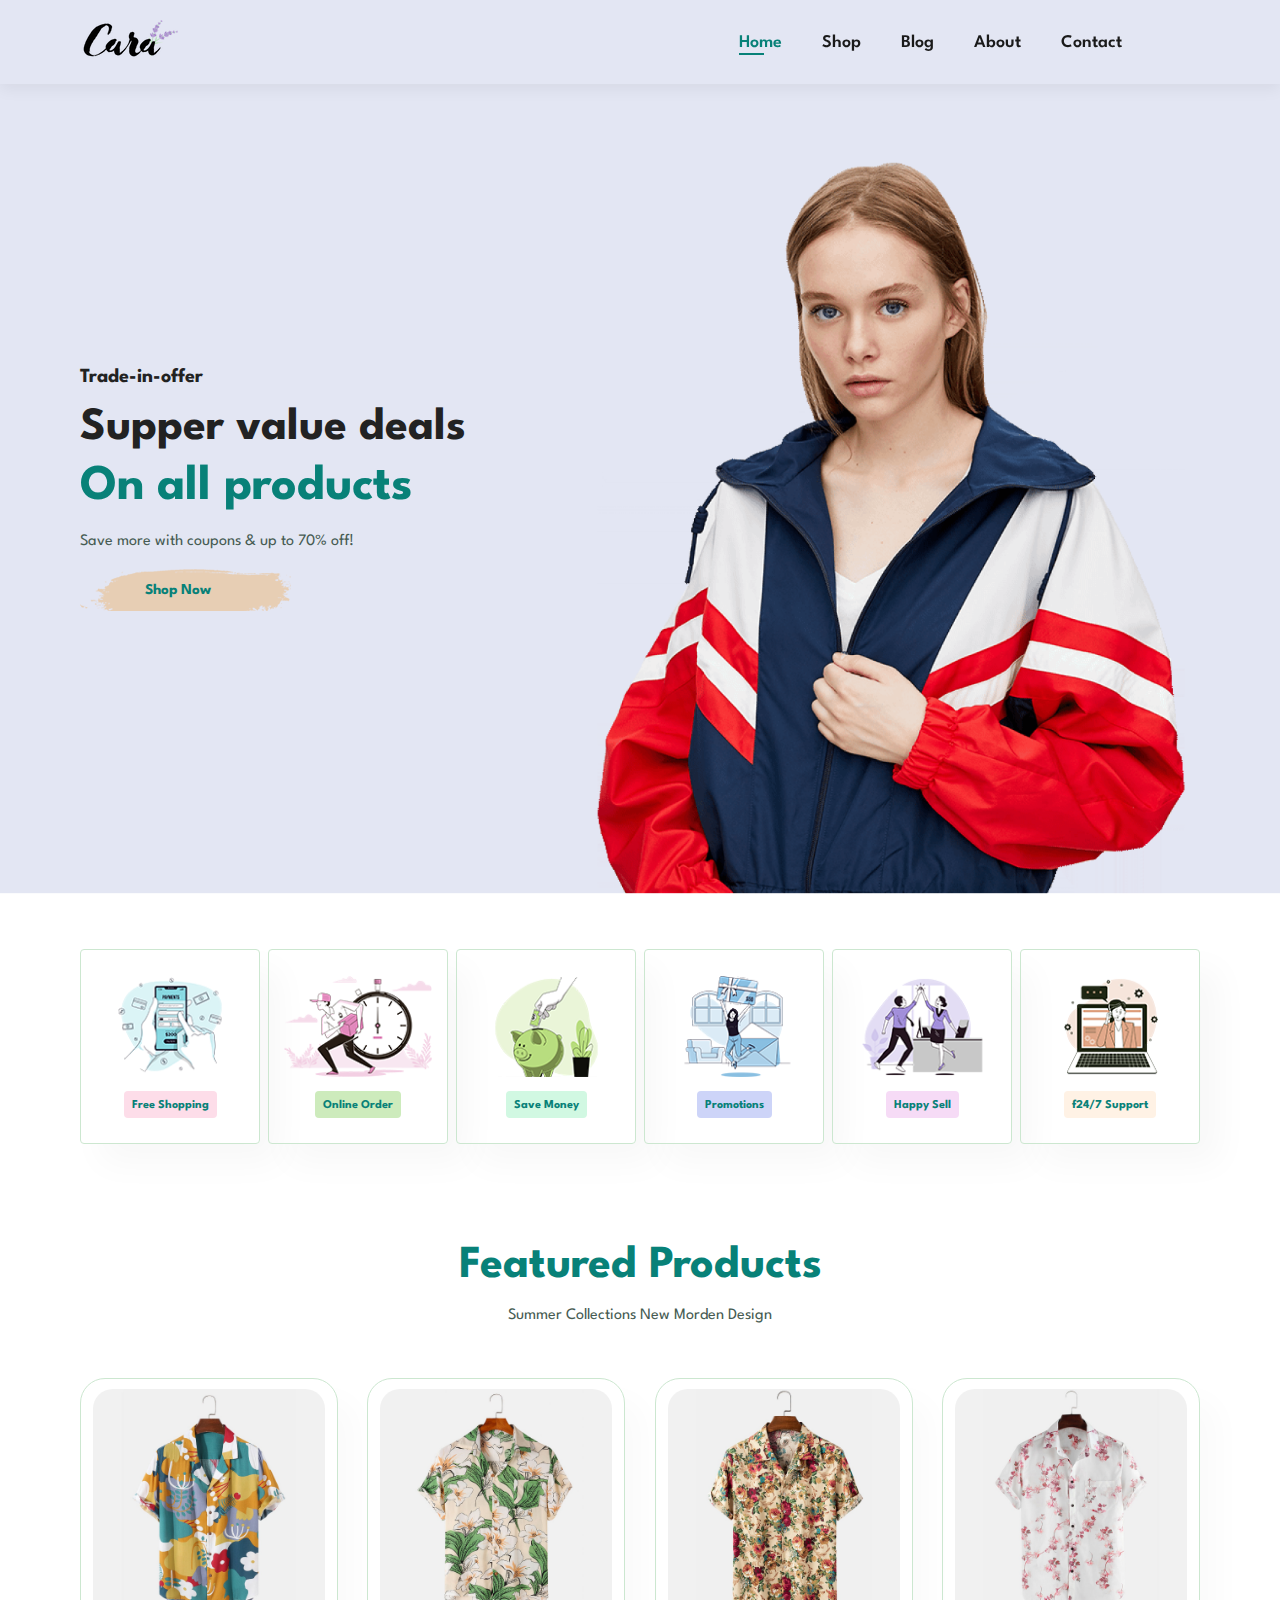
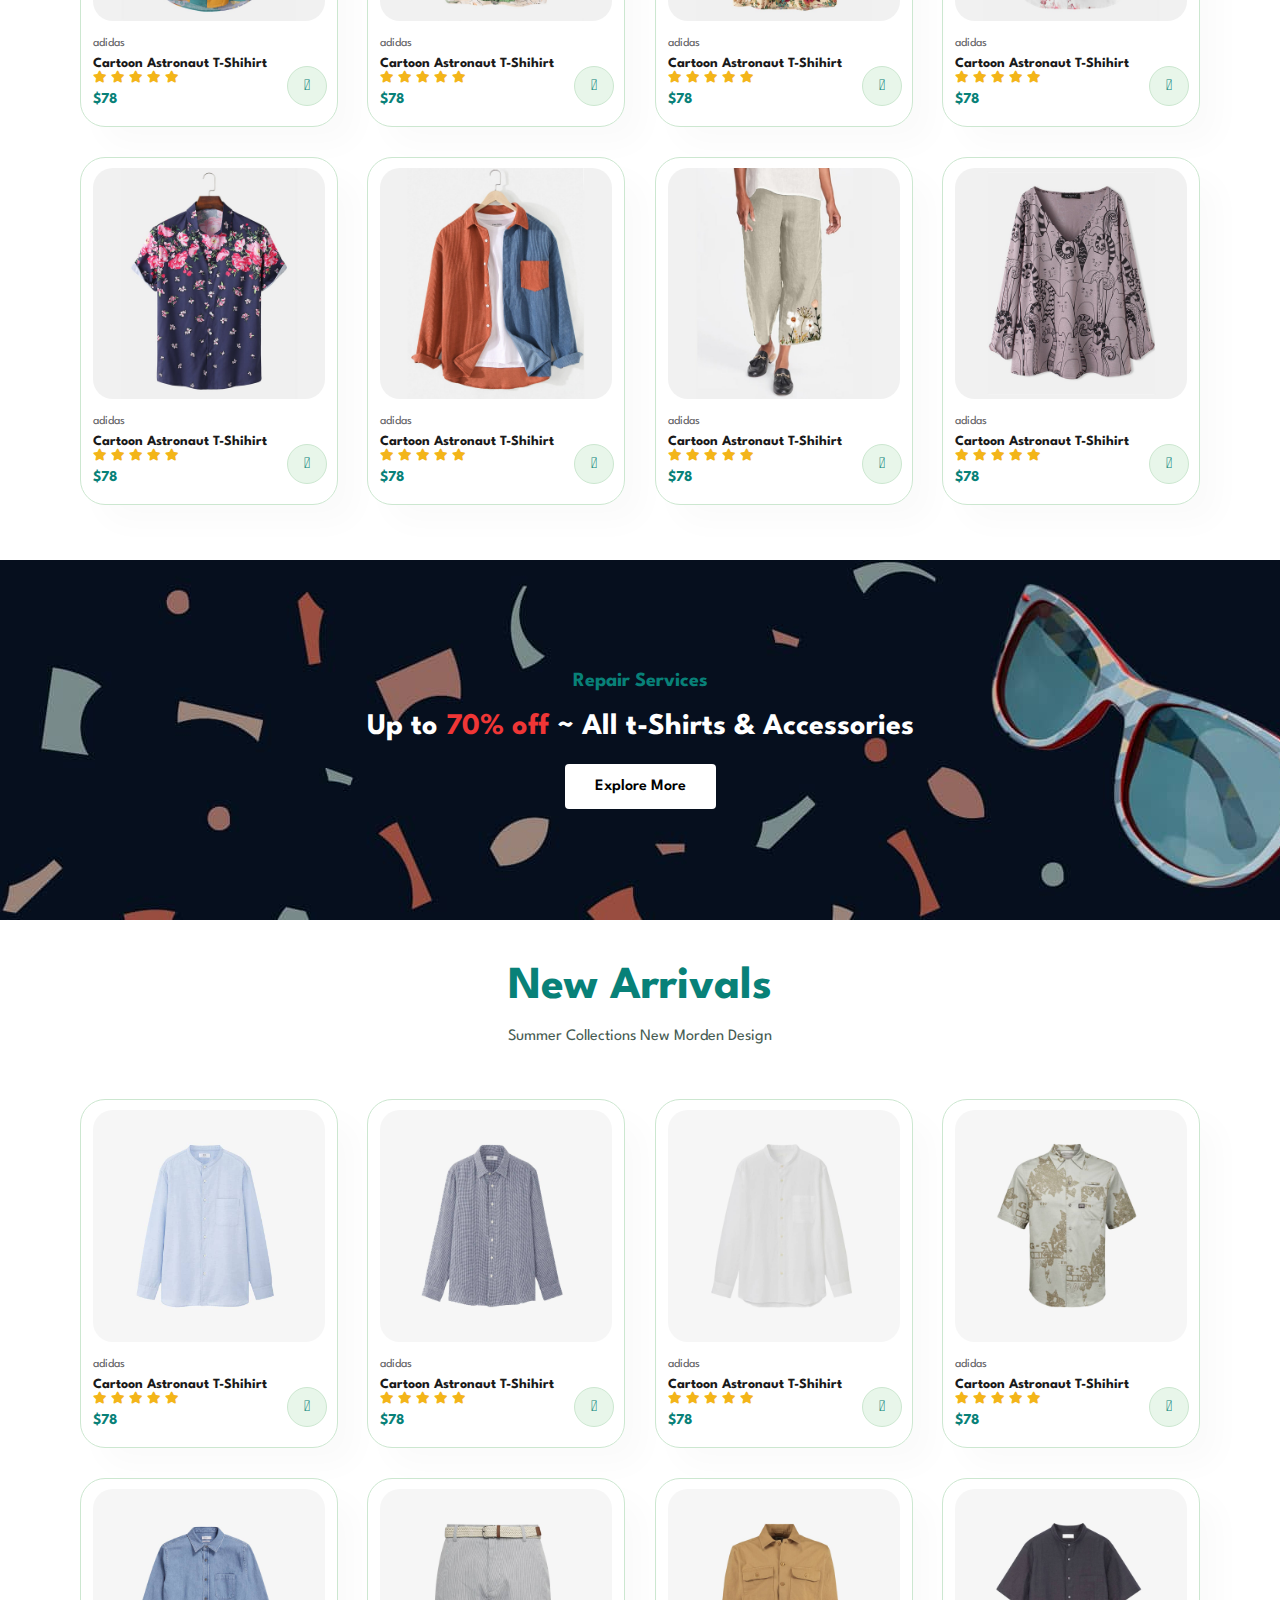
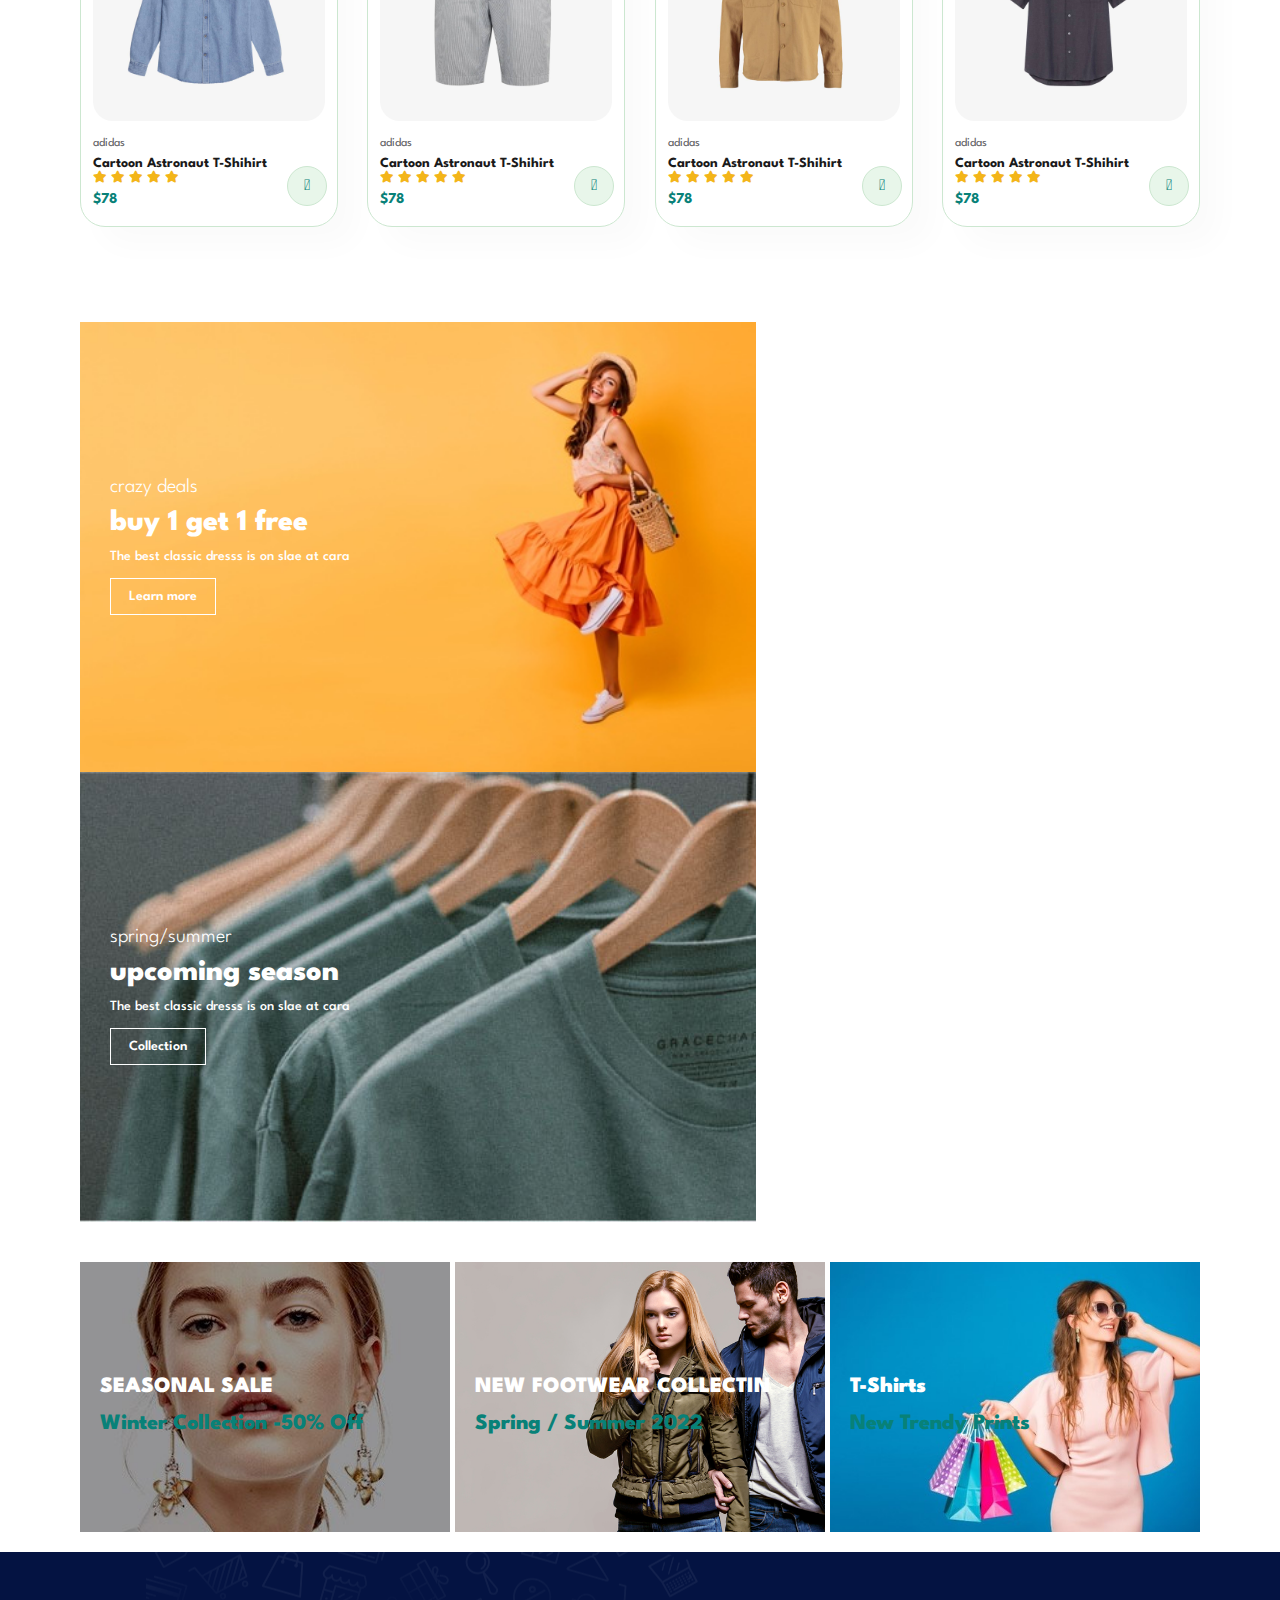
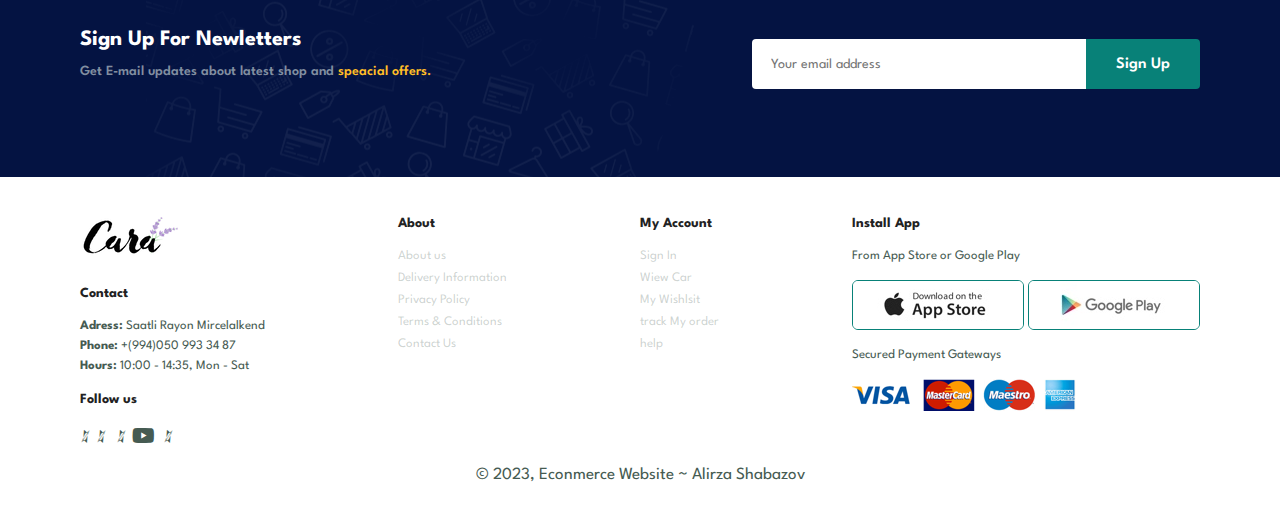
<file: index.html>
<!DOCTYPE html>
<html lang="en">

<head>
    <meta charset="UTF-8">
    <meta http-equiv="X-UA-Compatible" content="IE=edge">
    <meta name="viewport" content="width=device-width, initial-scale=1.0">
    <title>Econmerce Web site </title>
    <link rel="stylesheet" href="style.css">
    <link rel="stylesheet" href="https://cdnjs.cloudflare.com/ajax/libs/font-awesome/6.3.0/css/all.min.css"
        integrity="sha512-SzlrxWUlpfuzQ+pcUCosxcglQRNAq/DZjVsC0lE40xsADsfeQoEypE+enwcOiGjk/bSuGGKHEyjSoQ1zVisanQ=="
        crossorigin="anonymous" referrerpolicy="no-referrer" />

<link rel="stylesheet" href="https://pro.fontawesome.com/releases/v5.10.0/css/all.css" />

</head>

<body>

    <section id="header">
        <a href="#"><img src="img/logo.png" alt="" class="logo"></a>
        <div>
            <ul id="navbar">
                <li><a class="active" href="index.html">Home</a></li>
                <li><a href="shop.html">Shop</a></li>
                <li><a href="blog.html">Blog</a></li>
                <li><a href="about.html">About</a></li>
                <li><a href="contact.html">Contact</a></li>
                <li id="lg-bag"><a href="cart.html"><i class="far fa-shopping-bag"></i></a></li>
                <a href="#" id="close"><i class="far fa-times"></i></a>
            </ul>
        </div>

<div id="mobile">
    <a href="cart.html"><i  class="far fa-shopping-bag"></i></a>
    <i id="bar" class="fas fa-outdent"></i>
</div>

    </section>


    <section id="hero">
        <h4>Trade-in-offer</h4>
        <h2>Supper value deals</h2>
        <h1>On all products</h1>
        <p>Save more with coupons & up to 70% off!</p>
        <button>Shop Now</button>

    </section>

    <section id="feature" class="section-p1">
        <div class="fe-box">
            <img src="img/features/f1.png" alt="">
            <h6>Free Shopping</h6>
        </div>


        <div class="fe-box">
            <img src="img/features/f2.png" alt="">
            <h6>Online Order</h6>
        </div>


        <div class="fe-box">
            <img src="img/features/f3.png" alt="">
            <h6>Save Money</h6>
        </div>

        <div class="fe-box">
            <img src="img/features/f4.png" alt="">
            <h6>Promotions</h6>
        </div>

        <div class="fe-box">
            <img src="img/features/f5.png" alt="">
            <h6>Happy Sell</h6>
        </div>


        <div class="fe-box">
            <img src="img/features/f6.png" alt="">
            <h6>f24/7 Support</h6>
        </div>
    </section>



    <section id="product1" class="section-p1">
        <h2 class="h2">Featured Products</h2>
        <p>Summer Collections New Morden Design </p>
        <div class="pro-container">
            <div class="pro">
                <img src="img/products/f1.jpg" alt="" />
                <div class="des">
                    <span>adidas</span>
                    <h5>Cartoon Astronaut T-Shihirt</h5>
                    <div class="star">
                        <i class="fas fa-star"></i>
                        <i class="fas fa-star"></i>
                        <i class="fas fa-star"></i>
                        <i class="fas fa-star"></i>
                        <i class="fas fa-star"></i>
                    </div>
                    <h4>$78</h4>
                </div>
                <a href="#">
                    <i class="fal fa-shopping-cart cart"></i></a>
            </div>



            <div class="pro">
                <img src="img/products/f2.jpg" alt="" />
                <div class="des">
                    <span>adidas</span>
                    <h5>Cartoon Astronaut T-Shihirt</h5>
                    <div class="star">
                        <i class="fas fa-star"></i>
                        <i class="fas fa-star"></i>
                        <i class="fas fa-star"></i>
                        <i class="fas fa-star"></i>
                        <i class="fas fa-star"></i>
                    </div>
                    <h4>$78</h4>
                </div>
                <a href="#">
                    <i class="fal fa-shopping-cart cart"></i></a>
            </div>


            <div class="pro">
                <img src="img/products/f3.jpg" alt="" />
                <div class="des">
                    <span>adidas</span>
                    <h5>Cartoon Astronaut T-Shihirt</h5>
                    <div class="star">
                        <i class="fas fa-star"></i>
                        <i class="fas fa-star"></i>
                        <i class="fas fa-star"></i>
                        <i class="fas fa-star"></i>
                        <i class="fas fa-star"></i>
                    </div>
                    <h4>$78</h4>
                </div>
                <a href="#">
                    <i class="fal fa-shopping-cart cart"></i></a>
            </div>


            <div class="pro">
                <img src="img/products/f4.jpg" alt="" />
                <div class="des">
                    <span>adidas</span>
                    <h5>Cartoon Astronaut T-Shihirt</h5>
                    <div class="star">
                        <i class="fas fa-star"></i>
                        <i class="fas fa-star"></i>
                        <i class="fas fa-star"></i>
                        <i class="fas fa-star"></i>
                        <i class="fas fa-star"></i>
                    </div>
                    <h4>$78</h4>
                </div>
                <a href="#">
                    <i class="fal fa-shopping-cart cart"></i></a>
            </div>



            <div class="pro">
                <img src="img/products/f5.jpg" alt="" />
                <div class="des">
                    <span>adidas</span>
                    <h5>Cartoon Astronaut T-Shihirt</h5>
                    <div class="star">
                        <i class="fas fa-star"></i>
                        <i class="fas fa-star"></i>
                        <i class="fas fa-star"></i>
                        <i class="fas fa-star"></i>
                        <i class="fas fa-star"></i>
                    </div>
                    <h4>$78</h4>
                </div>
                <a href="#">
                    <i class="fal fa-shopping-cart cart"></i></a>
            </div>



            <div class="pro">
                <img src="img/products/f6.jpg" alt="" />
                <div class="des">
                    <span>adidas</span>
                    <h5>Cartoon Astronaut T-Shihirt</h5>
                    <div class="star">
                        <i class="fas fa-star"></i>
                        <i class="fas fa-star"></i>
                        <i class="fas fa-star"></i>
                        <i class="fas fa-star"></i>
                        <i class="fas fa-star"></i>
                    </div>
                    <h4>$78</h4>
                </div>
                <a href="#">
                    <i class="fal fa-shopping-cart cart"></i></a>
            </div>



            <div class="pro">
                <img src="img/products/f7.jpg" alt="" />
                <div class="des">
                    <span>adidas</span>
                    <h5>Cartoon Astronaut T-Shihirt</h5>
                    <div class="star">
                        <i class="fas fa-star"></i>
                        <i class="fas fa-star"></i>
                        <i class="fas fa-star"></i>
                        <i class="fas fa-star"></i>
                        <i class="fas fa-star"></i>
                    </div>
                    <h4>$78</h4>
                </div>
                <a href="#">
                    <i class="fal fa-shopping-cart cart"></i></a>
            </div>



            <div class="pro">
                <img src="img/products/f8.jpg" alt="" />
                <div class="des">
                    <span>adidas</span>
                    <h5>Cartoon Astronaut T-Shihirt</h5>
                    <div class="star">
                        <i class="fas fa-star"></i>
                        <i class="fas fa-star"></i>
                        <i class="fas fa-star"></i>
                        <i class="fas fa-star"></i>
                        <i class="fas fa-star"></i>
                    </div>
                    <h4>$78</h4>
                </div>
                <a href="#">
                    <i class="fal fa-shopping-cart cart"></i></a>
            </div>

        </div>
    </section>


    <section id="banner" class="section-p1">
        <h4>Repair Services</h4>
        <h2>Up to <span>70% off</span> ~ All t-Shirts & Accessories</h2>
        <button class="normal">Explore More</button>
    </section>


    <section id="product1" class="section-p1">
        <h2 class="h2">New Arrivals</h2>
        <p>Summer Collections New Morden Design </p>
        <div class="pro-container">
            <div class="pro">
                <img src="img/products/n1.jpg" alt="" />
                <div class="des">
                    <span>adidas</span>
                    <h5>Cartoon Astronaut T-Shihirt</h5>
                    <div class="star">
                        <i class="fas fa-star"></i>
                        <i class="fas fa-star"></i>
                        <i class="fas fa-star"></i>
                        <i class="fas fa-star"></i>
                        <i class="fas fa-star"></i>
                    </div>
                    <h4>$78</h4>
                </div>
                <a href="#">
                    <i class="fal fa-shopping-cart cart"></i></a>
            </div>



            <div class="pro">
                <img src="img/products/n2.jpg" alt="" />
                <div class="des">
                    <span>adidas</span>
                    <h5>Cartoon Astronaut T-Shihirt</h5>
                    <div class="star">
                        <i class="fas fa-star"></i>
                        <i class="fas fa-star"></i>
                        <i class="fas fa-star"></i>
                        <i class="fas fa-star"></i>
                        <i class="fas fa-star"></i>
                    </div>
                    <h4>$78</h4>
                </div>
                <a href="#">
                    <i class="fal fa-shopping-cart cart"></i></a>
            </div>


            <div class="pro">
                <img src="img/products/n3.jpg" alt="" />
                <div class="des">
                    <span>adidas</span>
                    <h5>Cartoon Astronaut T-Shihirt</h5>
                    <div class="star">
                        <i class="fas fa-star"></i>
                        <i class="fas fa-star"></i>
                        <i class="fas fa-star"></i>
                        <i class="fas fa-star"></i>
                        <i class="fas fa-star"></i>
                    </div>
                    <h4>$78</h4>
                </div>
                <a href="#">
                    <i class="fal fa-shopping-cart cart"></i></a>
            </div>


            <div class="pro">
                <img src="img/products/n4.jpg" alt="" />
                <div class="des">
                    <span>adidas</span>
                    <h5>Cartoon Astronaut T-Shihirt</h5>
                    <div class="star">
                        <i class="fas fa-star"></i>
                        <i class="fas fa-star"></i>
                        <i class="fas fa-star"></i>
                        <i class="fas fa-star"></i>
                        <i class="fas fa-star"></i>
                    </div>
                    <h4>$78</h4>
                </div>
                <a href="#">
                    <i class="fal fa-shopping-cart cart"></i></a>
            </div>



            <div class="pro">
                <img src="img/products/n5.jpg" alt="" />
                <div class="des">
                    <span>adidas</span>
                    <h5>Cartoon Astronaut T-Shihirt</h5>
                    <div class="star">
                        <i class="fas fa-star"></i>
                        <i class="fas fa-star"></i>
                        <i class="fas fa-star"></i>
                        <i class="fas fa-star"></i>
                        <i class="fas fa-star"></i>
                    </div>
                    <h4>$78</h4>
                </div>
                <a href="#">
                    <i class="fal fa-shopping-cart cart"></i></a>
            </div>



            <div class="pro">
                <img src="img/products/n6.jpg" alt="" />
                <div class="des">
                    <span>adidas</span>
                    <h5>Cartoon Astronaut T-Shihirt</h5>
                    <div class="star">
                        <i class="fas fa-star"></i>
                        <i class="fas fa-star"></i>
                        <i class="fas fa-star"></i>
                        <i class="fas fa-star"></i>
                        <i class="fas fa-star"></i>
                    </div>
                    <h4>$78</h4>
                </div>
                <a href="#">
                    <i class="fal fa-shopping-cart cart"></i></a>
            </div>



            <div class="pro">
                <img src="img/products/n7.jpg" alt="" />
                <div class="des">
                    <span>adidas</span>
                    <h5>Cartoon Astronaut T-Shihirt</h5>
                    <div class="star">
                        <i class="fas fa-star"></i>
                        <i class="fas fa-star"></i>
                        <i class="fas fa-star"></i>
                        <i class="fas fa-star"></i>
                        <i class="fas fa-star"></i>
                    </div>
                    <h4>$78</h4>
                </div>
                <a href="#">
                    <i class="fal fa-shopping-cart cart"></i></a>
            </div>



            <div class="pro">
                <img src="img/products/n8.jpg" alt="" />
                <div class="des">
                    <span>adidas</span>
                    <h5>Cartoon Astronaut T-Shihirt</h5>
                    <div class="star">
                        <i class="fas fa-star"></i>
                        <i class="fas fa-star"></i>
                        <i class="fas fa-star"></i>
                        <i class="fas fa-star"></i>
                        <i class="fas fa-star"></i>
                    </div>
                    <h4>$78</h4>
                </div>
                <a href="#">
                    <i class="fal fa-shopping-cart cart"></i></a>
            </div>

        </div>
    </section>

    <section id="sm-banner" class="section-p1">
        <div class="banner-box">
            <h4>crazy deals</h4>
            <h2>buy 1 get 1 free</h2>
            <span>The best classic dresss is on slae at cara</span>
            <button class="white">Learn more</button>
        </div>


        <div class="banner-box banner-box2">
            <h4>spring/summer</h4>
            <h2>upcoming season</h2>
            <span>The best classic dresss is on slae at cara</span>

            <button class="white">Collection</button>
        </div>
    </section>


    <section id="banner3">
        <div class="banner-box">
            <h2>SEASONAL SALE</h2>
            <h3>Winter Collection -50% Off</h3>
        </div>

        <div class="banner-box banner-box2">
            <h2>NEW FOOTWEAR COLLECTIN</h2>
            <h3>Spring / Summer 2022</h3>
        </div>

        <div class="banner-box banner-box3">
            <h2>T-Shirts</h2>
            <h3>New Trendy Prints</h3>
        </div>
    </section>


    <section id="nevsletter" class="section-p1  " >
        <div class="newstext">
            <h4>Sign Up For Newletters</h4>
            <p>Get E-mail updates about latest shop and <span>speacial offers.</span></p>
        </div>
        <div class="form">
            <input type="text" placeholder="Your email address"></input>
            <button class="normal">Sign Up</button>
        </div>
    </section>

    <footer class="section-p1">
        <div class="col"><img class="logo" src="img/logo.png" alt="">
            <h4>Contact</h4>
            <p><strong>Adress: </strong> Saatli Rayon Mircelalkend </p>
            <p><strong>Phone:</strong> +(994)050 993 34 87</p>
            <p><strong>Hours: </strong>10:00 - 14:35, Mon - Sat</p>
            <div class="follow">
                <h4>Follow us</h4>
                <div class="icon">

                    <i class="fa-brands fa-facebook"></i>
                    <i class="fa-brands fa-twitter"></i>
                    <i class="fa-brands fa-square-instagram"></i>
                    <i class="fa-brands fa-pinterest"></i>
                    <i class="fab fa-youtube"></i>
                    <i class="fa-brands fa-tiktok"></i>

                </div>
            </div>

        </div>



        <div class="col">
            <h4>About</h4>
            <a href="#">About us</a>
            <a href="#">Delivery Information</a>
            <a href="#">Privacy Policy</a>
            <a href="#">Terms & Conditions </a>
            <a href="#">Contact Us</a>
        </div>

        <div class="col">
            <h4>My Account</h4>
            <a href="#">Sign In</a>
            <a href="#">Wiew Car</a>
            <a href="#">My Wishlsit</a>
            <a href="#">track My order </a>
            <a href="#">help</a>
        </div>
        <div class="col install">
            <h4>Install App</h4>
            <p>From App Store or Google Play</p>
            <div class="row">
                <img src="img/pay/app.jpg" alt="">
                <img src="img/pay/play.jpg" alt="">
            </div>
            <p>Secured Payment Gateways</p>
            <img src="img/pay/pay.png" alt="">
        </div>

        <div class="copyright">
            <p style="font-size: 17px;"> © 2023, Econmerce Website ~ Alirza Shabazov </p>
        </div>

    </footer>










    <!--Tekrar gorusmek umudiyle-->

    <script src="script.js"></script>
</body>

</html>
</file>
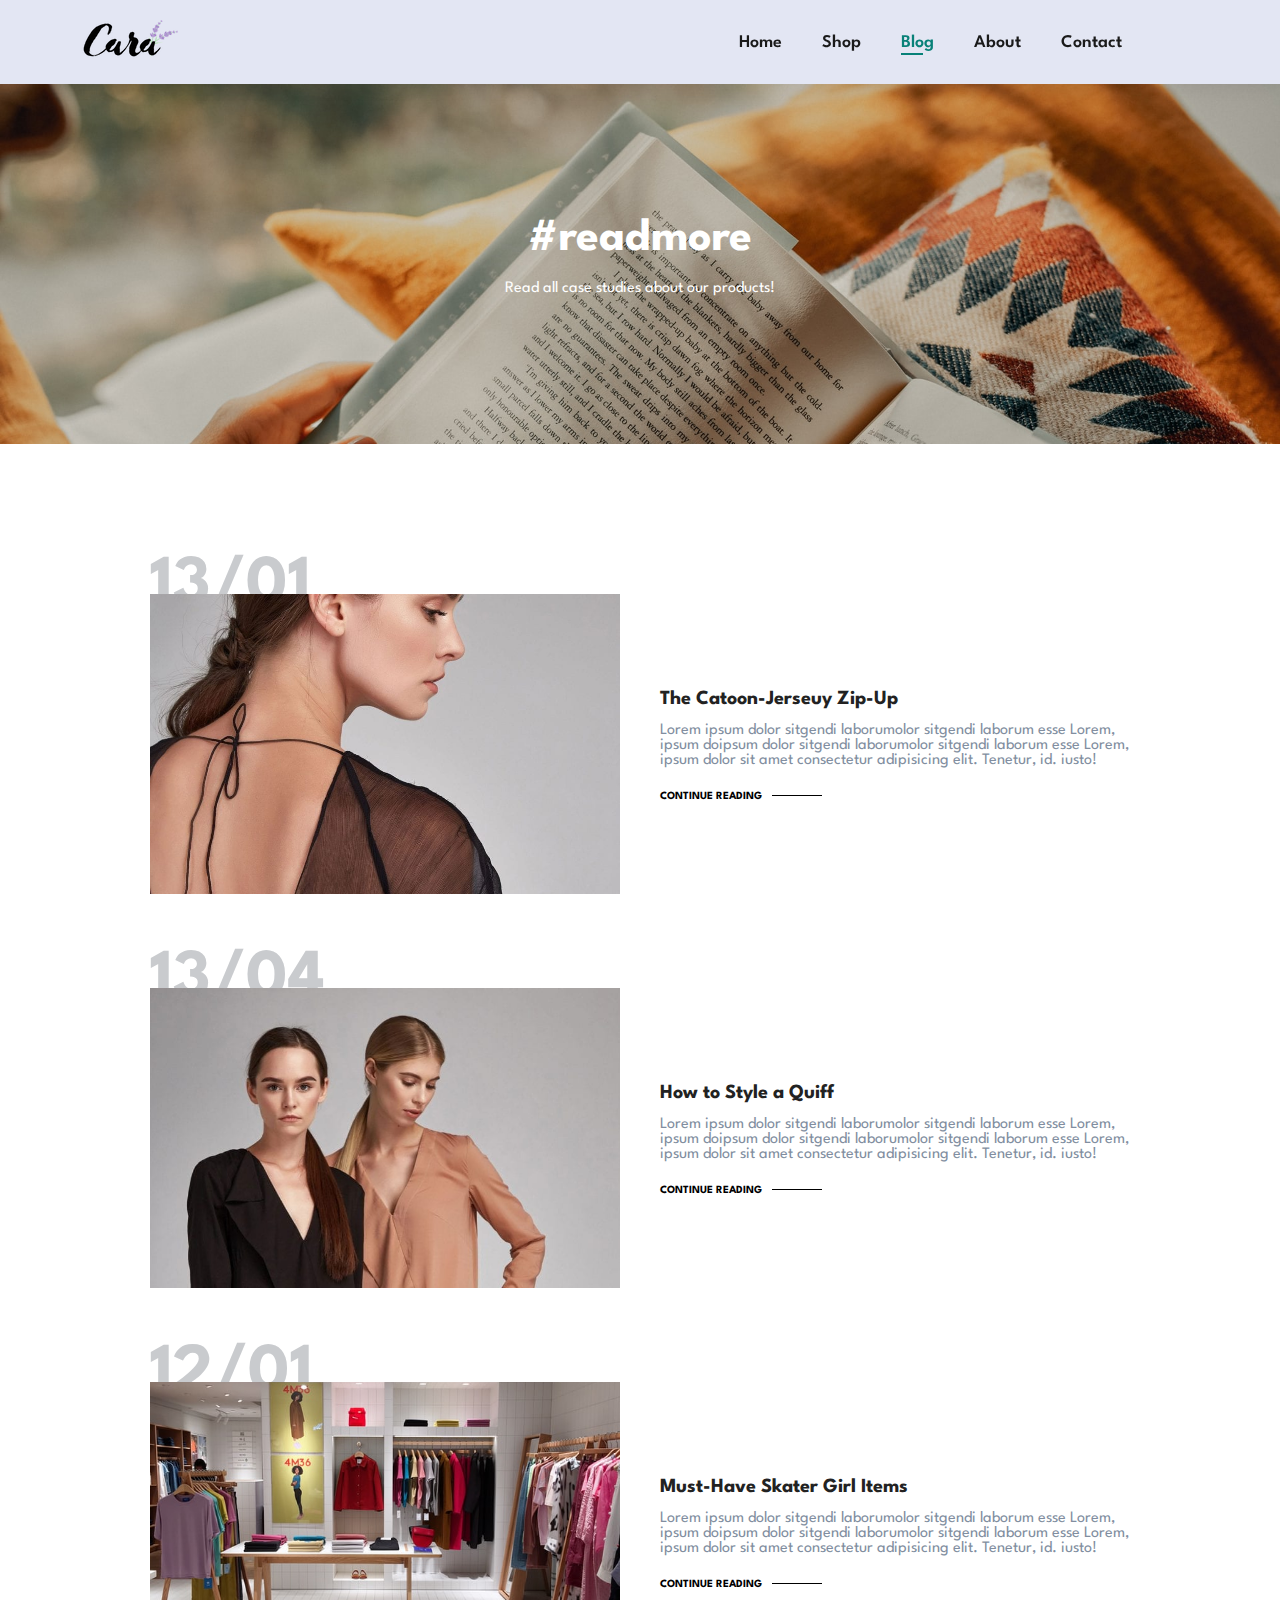
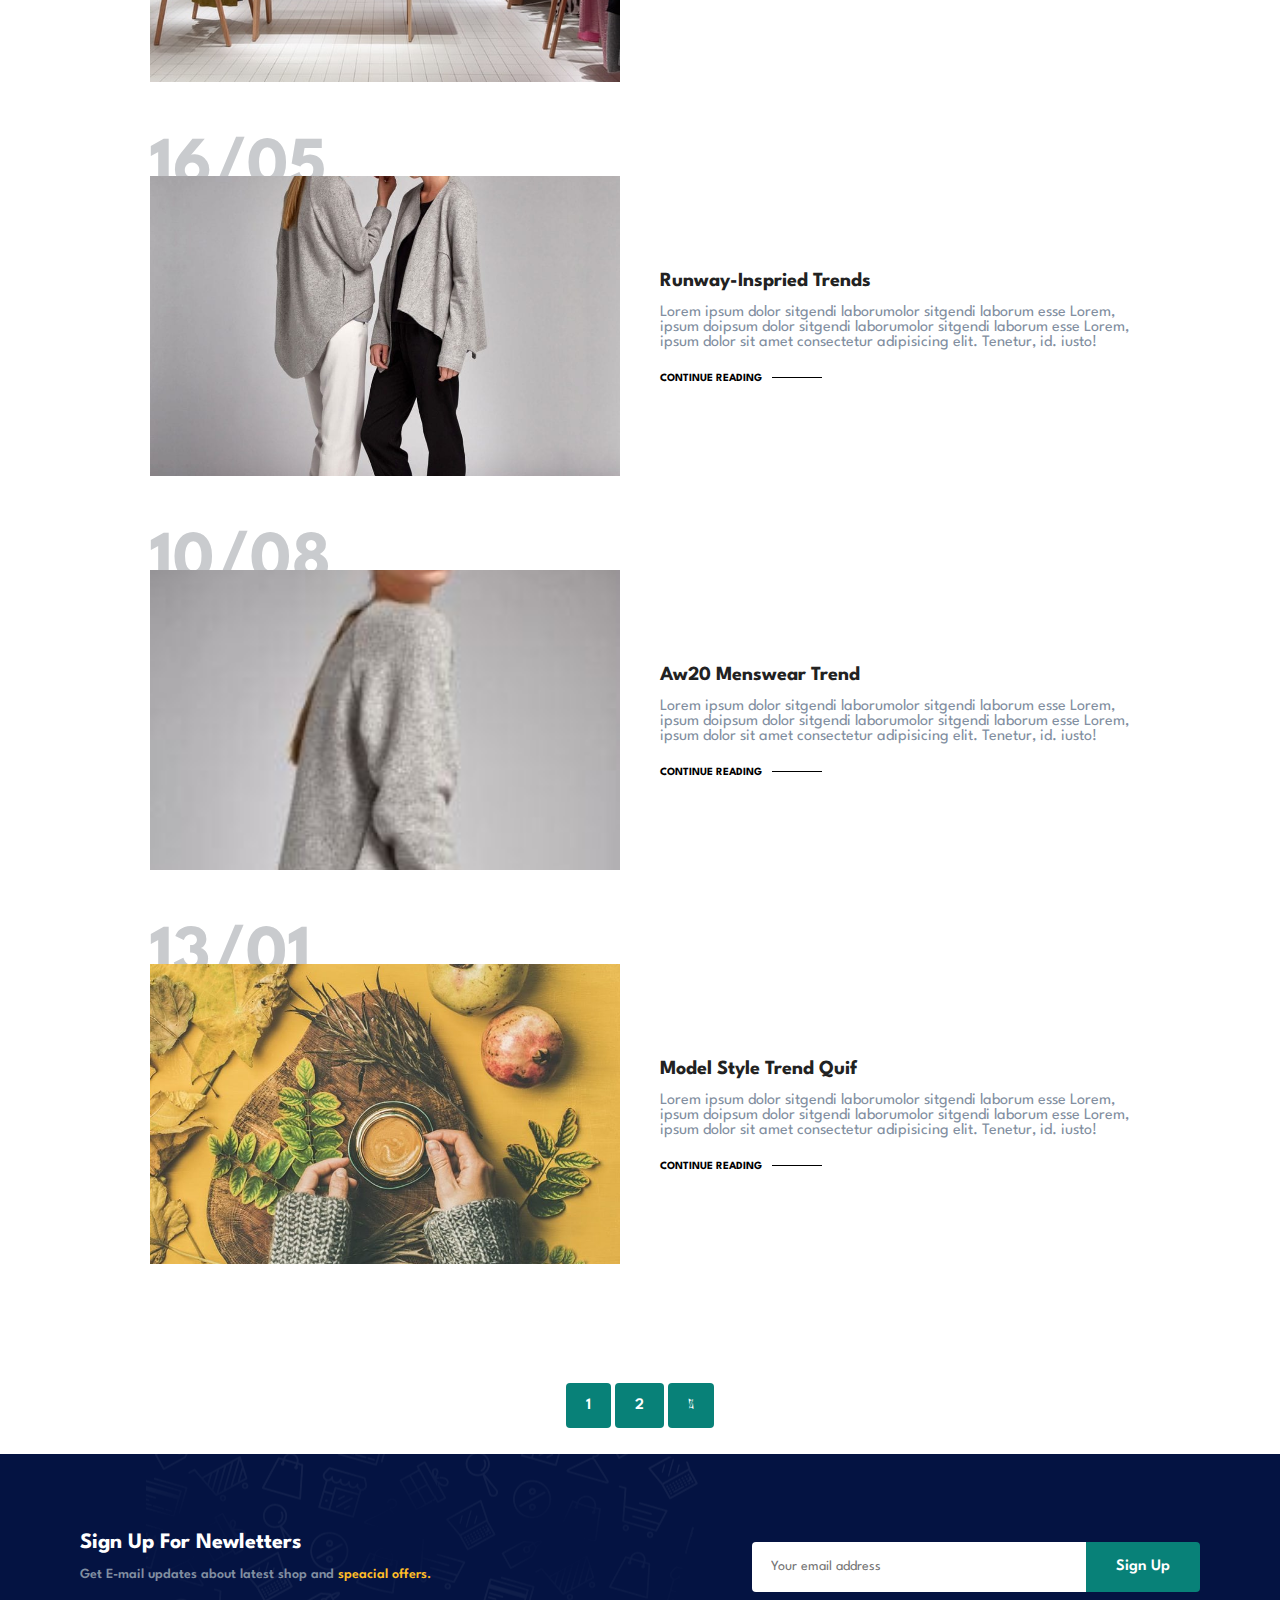
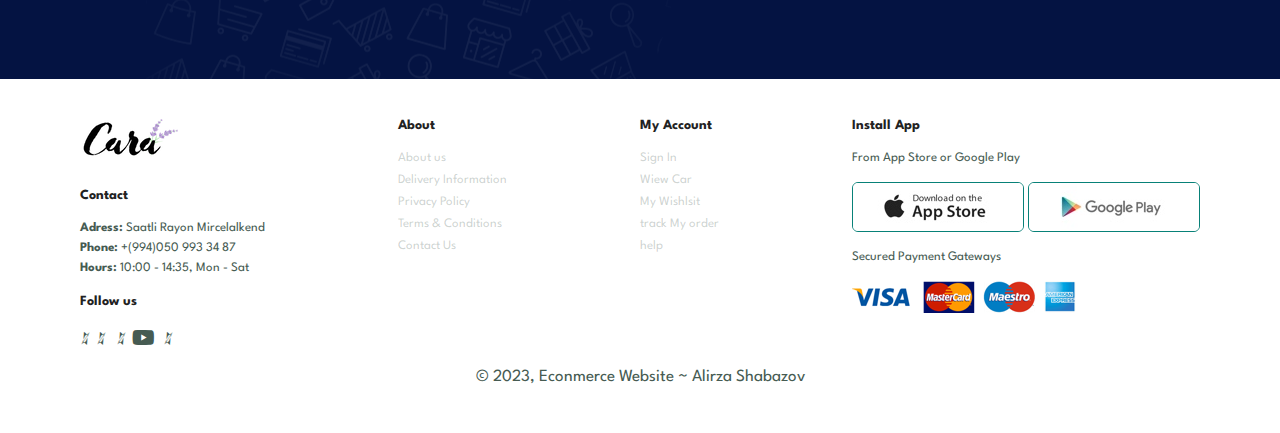
<file: blog.html>
<!DOCTYPE html>
<html lang="en">

<head>
    <meta charset="UTF-8">
    <meta http-equiv="X-UA-Compatible" content="IE=edge">
    <meta name="viewport" content="width=device-width, initial-scale=1.0">
    <title>Econmerce Web site</title>
    <link rel="stylesheet" href="style.css">
    <link rel="stylesheet" href="https://cdnjs.cloudflare.com/ajax/libs/font-awesome/6.3.0/css/all.min.css"
        integrity="sha512-SzlrxWUlpfuzQ+pcUCosxcglQRNAq/DZjVsC0lE40xsADsfeQoEypE+enwcOiGjk/bSuGGKHEyjSoQ1zVisanQ=="
        crossorigin="anonymous" referrerpolicy="no-referrer" />

    <link rel="stylesheet" href="https://pro.fontawesome.com/releases/v5.10.0/css/all.css" />

</head>

<body>

    <section id="header">
        <a href="#"><img src="img/logo.png" alt="" class="logo"></a>
        <div>
            <ul id="navbar">
                <li><a href="index.html">Home</a></li>
                <li><a href="shop.html">Shop</a></li>
                <li><a class="active" href="blog.html">Blog</a></li>
                <li><a href="about.html">About</a></li>
                <li><a href="contact.html">Contact</a></li>
                <li id="lg-bag"><a href="cart.html"><i class="far fa-shopping-bag"></i></a></li>
                <a href="#" id="close"><i class="far fa-times"></i></a>
            </ul>
        </div>

        <div id="mobile">
            <a href="cart.html"><i class="far fa-shopping-bag"></i></a>
            <i id="bar" class="fas fa-outdent"></i>
        </div>

    </section>


    <section id="page-header" class="blog-header">

        <h2>#readmore</h2>

        <p>Read all case studies about our products! </p>

    </section>

    <section id="blog">
        <div class="blog-box">
            <div class="blog-img"><img src="img/blog/b1.jpg" alt=""></div>
            <div class="blog-deatils">
                <h4>The Catoon-Jerseuy Zip-Up </h4>
                <p>Lorem ipsum dolor sitgendi laborumolor sitgendi laborum esse
                Lorem, ipsum doipsum dolor sitgendi laborumolor sitgendi laborum esse
                Lorem, ipsum dolor sit amet consectetur adipisicing elit. Tenetur, id. iusto!</p>
                    <a href="#">CONTINUE READING</a>
            </div>
            <h1>13/01</h1>
        </div>



        <div class="blog-box">
            <div class="blog-img"><img src="img/blog/b2.jpg" alt=""></div>
            <div class="blog-deatils">
                <h4>How to Style a Quiff</h4>
                <p>Lorem ipsum dolor sitgendi laborumolor sitgendi laborum esse
                    Lorem, ipsum doipsum dolor sitgendi laborumolor sitgendi laborum esse
                    Lorem, ipsum dolor sit amet consectetur adipisicing elit. Tenetur, id. iusto!</p>
                <a href="#">CONTINUE READING</a>
            </div>
            <h1>13/04</h1>
        </div>


        <div class="blog-box">
            <div class="blog-img"><img src="img/blog/b3.jpg" alt=""></div>
            <div class="blog-deatils">
                <h4>Must-Have Skater Girl Items </h4>
                <p>Lorem ipsum dolor sitgendi laborumolor sitgendi laborum esse
                    Lorem, ipsum doipsum dolor sitgendi laborumolor sitgendi laborum esse
                    Lorem, ipsum dolor sit amet consectetur adipisicing elit. Tenetur, id. iusto!</p>
                <a href="#">CONTINUE READING</a>
            </div>
            <h1>12/01</h1>
        </div>


        <div class="blog-box">
            <div class="blog-img"><img src="img/blog/b4.jpg" alt=""></div>
            <div class="blog-deatils">
                <h4>Runway-Inspried Trends </h4>
                <p>Lorem ipsum dolor sitgendi laborumolor sitgendi laborum esse
                    Lorem, ipsum doipsum dolor sitgendi laborumolor sitgendi laborum esse
                    Lorem, ipsum dolor sit amet consectetur adipisicing elit. Tenetur, id. iusto!</p>
                <a href="#">CONTINUE READING</a>
            </div>
            <h1>16/05</h1>
        </div>


        <div class="blog-box">
            <div class="blog-img"><img src="img/blog/b5.jpg" alt=""></div>
            <div class="blog-deatils">
                <h4>Aw20 Menswear Trend  </h4>
                <p>Lorem ipsum dolor sitgendi laborumolor sitgendi laborum esse
                    Lorem, ipsum doipsum dolor sitgendi laborumolor sitgendi laborum esse
                    Lorem, ipsum dolor sit amet consectetur adipisicing elit. Tenetur, id. iusto!</p>
                <a href="#">CONTINUE READING</a>
            </div>
            <h1>10/08</h1>
        </div>


        <div class="blog-box">
            <div class="blog-img"><img src="img/blog/b6.jpg" alt=""></div>
            <div class="blog-deatils">
                <h4>Model Style Trend Quif </h4>
                <p>Lorem ipsum dolor sitgendi laborumolor sitgendi laborum esse
                    Lorem, ipsum doipsum dolor sitgendi laborumolor sitgendi laborum esse
                    Lorem, ipsum dolor sit amet consectetur adipisicing elit. Tenetur, id. iusto!</p>
                <a href="#">CONTINUE READING</a>
            </div>
            <h1>13/01</h1>
        </div>



    </section>



    <section id="pagination" class="section-p1">
        <a href="#">1</a>

        <a href="#">2</a>

        <a href="#"><i class="fal fa-long-arrow-alt-right"></i></a>


    </section>


    <section id="nevsletter" class="section-p1  ">
        <div class="newstext">
            <h4>Sign Up For Newletters</h4>
            <p>Get E-mail updates about latest shop and <span>speacial offers.</span></p>
        </div>
        <div class="form">
            <input type="text" placeholder="Your email address"></input>
            <button class="normal">Sign Up</button>
        </div>
    </section>

    <footer class="section-p1">
        <div class="col"><img class="logo" src="img/logo.png" alt="">
            <h4>Contact</h4>
            <p><strong>Adress: </strong> Saatli Rayon Mircelalkend </p>
            <p><strong>Phone:</strong> +(994)050 993 34 87</p>
            <p><strong>Hours: </strong>10:00 - 14:35, Mon - Sat</p>
            <div class="follow">
                <h4>Follow us</h4>
                <div class="icon">

                    <i class="fa-brands fa-facebook"></i>
                    <i class="fa-brands fa-twitter"></i>
                    <i class="fa-brands fa-square-instagram"></i>
                    <i class="fa-brands fa-pinterest"></i>
                    <i class="fab fa-youtube"></i>
                    <i class="fa-brands fa-tiktok"></i>

                </div>
            </div>

        </div>



        <div class="col">
            <h4>About</h4>
            <a href="#">About us</a>
            <a href="#">Delivery Information</a>
            <a href="#">Privacy Policy</a>
            <a href="#">Terms & Conditions </a>
            <a href="#">Contact Us</a>
        </div>

        <div class="col">
            <h4>My Account</h4>
            <a href="#">Sign In</a>
            <a href="#">Wiew Car</a>
            <a href="#">My Wishlsit</a>
            <a href="#">track My order </a>
            <a href="#">help</a>
        </div>
        <div class="col install">
            <h4>Install App</h4>
            <p>From App Store or Google Play</p>
            <div class="row">
                <img src="img/pay/app.jpg" alt="">
                <img src="img/pay/play.jpg" alt="">
            </div>
            <p>Secured Payment Gateways</p>
            <img src="img/pay/pay.png" alt="">
        </div>

        <div class="copyright">
            <p style="font-size: 17px;"> © 2023, Econmerce Website ~ Alirza Shabazov </p>
        </div>

    </footer>










    <!--Tekrar gorusmek umudiyle-->

    <script src="script.js"></script>
</body>

</html>
</file>
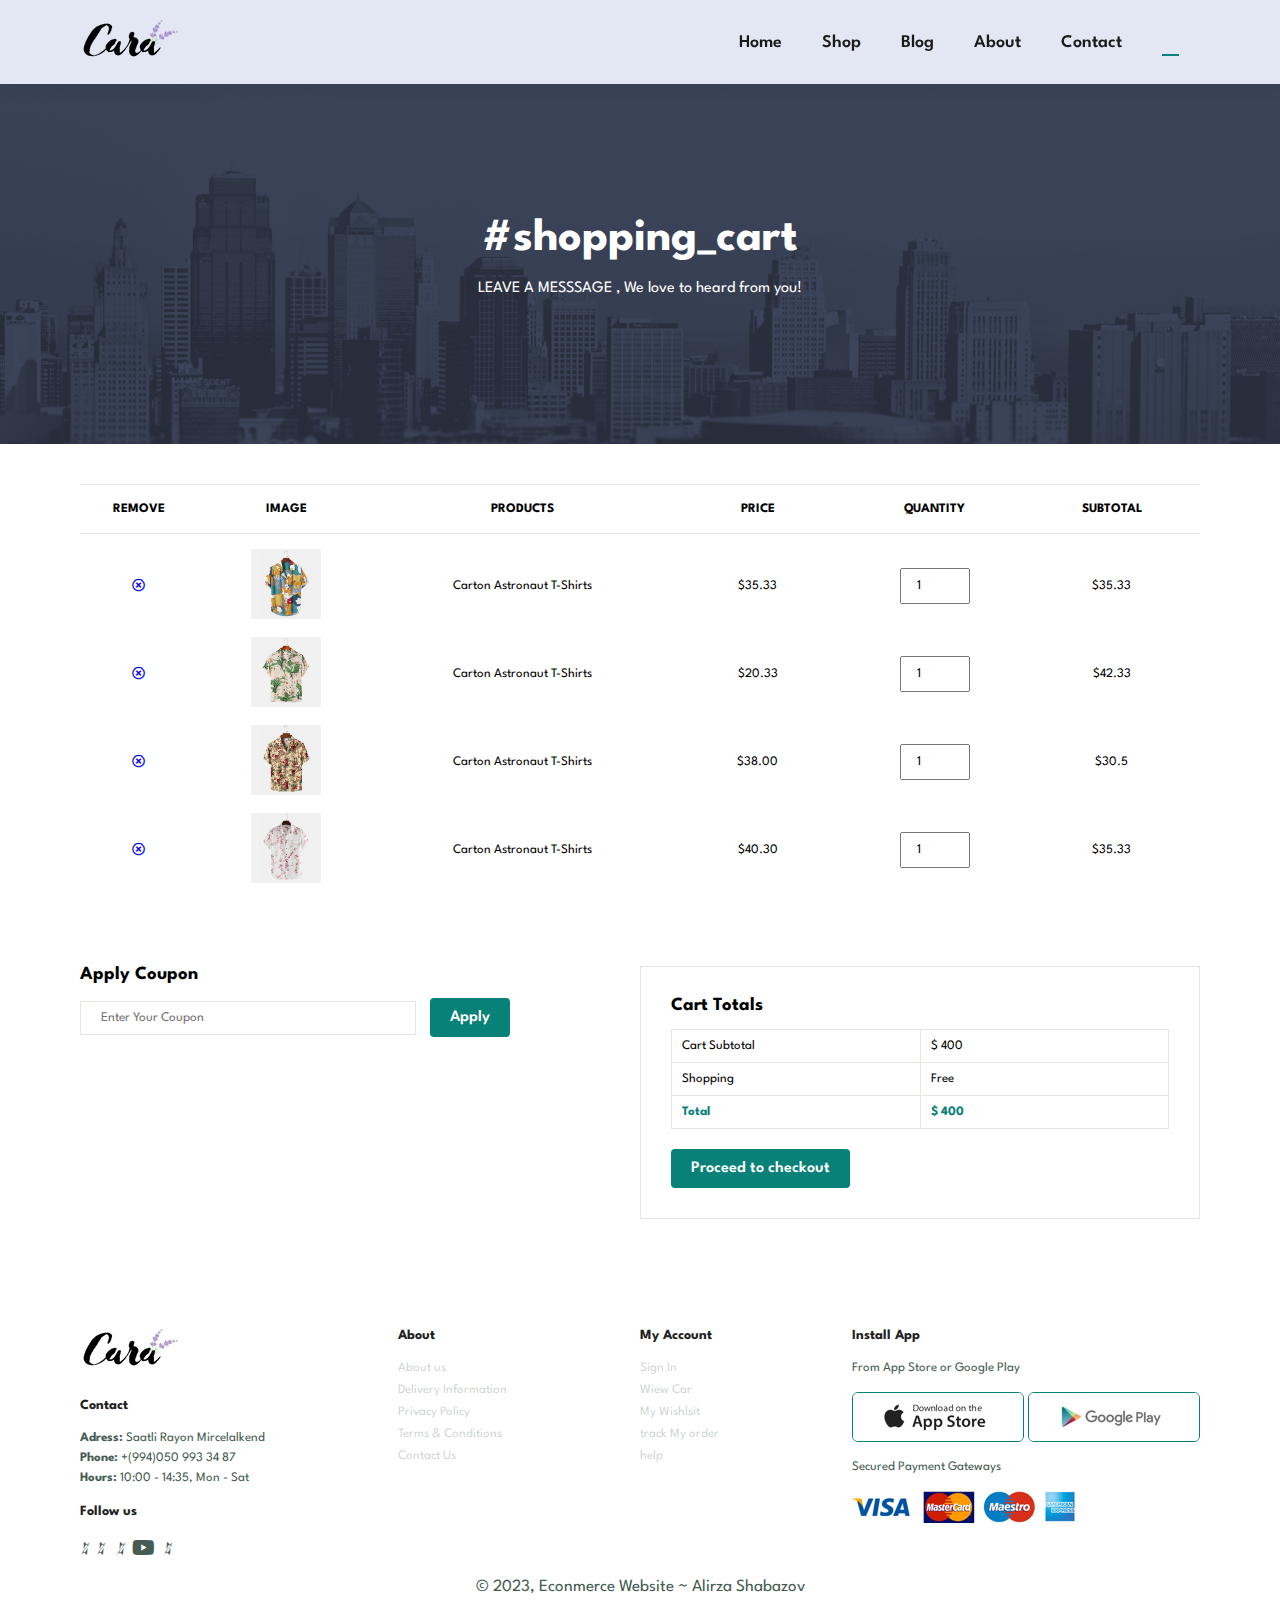
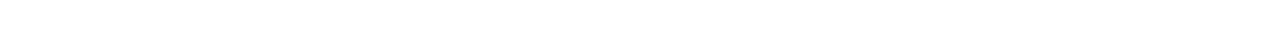
<file: cart.html>
<!DOCTYPE html>
<html lang="en">

<head>
    <meta charset="UTF-8">
    <meta http-equiv="X-UA-Compatible" content="IE=edge">
    <meta name="viewport" content="width=device-width, initial-scale=1.0">
    <title>Econmerce Web site</title>
    <link rel="stylesheet" href="style.css">
    <link rel="stylesheet" href="https://cdnjs.cloudflare.com/ajax/libs/font-awesome/6.3.0/css/all.min.css"
        integrity="sha512-SzlrxWUlpfuzQ+pcUCosxcglQRNAq/DZjVsC0lE40xsADsfeQoEypE+enwcOiGjk/bSuGGKHEyjSoQ1zVisanQ=="
        crossorigin="anonymous" referrerpolicy="no-referrer" />

    <link rel="stylesheet" href="https://pro.fontawesome.com/releases/v5.10.0/css/all.css" />

</head>

<body>

    <section id="header">
        <a href="#"><img src="img/logo.png" alt="" class="logo"></a>
        <div>
            <ul id="navbar">
                <li><a href="index.html">Home</a></li>
                <li><a href="shop.html">Shop</a></li>
                <li><a href="blog.html">Blog</a></li>
                <li><a href="about.html">About</a></li>
                <li><a href="contact.html">Contact</a></li>
                <li id="lg-bag"><a class="active" href="cart.html"><i class="far fa-shopping-bag"></i></a></li>
                <a href="#" id="close"><i class="far fa-times"></i></a>
            </ul>
        </div>

        <div id="mobile">
            <a href="cart.html"><i class="far fa-shopping-bag"></i></a>
            <i id="bar" class="fas fa-outdent"></i>
        </div>

    </section>


    <section id="page-header" class="about-header">

        <h2>#shopping_cart</h2>

        <p>LEAVE A MESSSAGE , We love to heard from you! </p>

    </section>

    <section id="cart" class="section-p1">
        <table width="100%">
            <thead>
                <tr>
                    <td>Remove</td>
                    <td>Image</td>
                    <td>Products</td>
                    <td>Price</td>
                    <td>Quantity</td>
                    <td>Subtotal</td>
                </tr>
            </thead>
            <tbody>
                <tr>
                    <td><a href="#"><i class="far fa-times-circle"></i></a></td>
                    <td><img src="img/products/f1.jpg" alt=""></td>
                    <td>Carton Astronaut T-Shirts</td>
                    <td>$35.33</td>
                    <td><input type="number" value="1"></td>
                    <td>$35.33</td>
                </tr>



                <tr>
                    <td><a href="#"><i class="far fa-times-circle"></i></a></td>
                    <td><img src="img/products/f2.jpg" alt=""></td>
                    <td>Carton Astronaut T-Shirts</td>
                    <td>$20.33</td>
                    <td><input type="number" value="1"></td>
                    <td>$42.33</td>
                </tr>




                <tr>
                    <td><a href="#"><i class="far fa-times-circle"></i></a></td>
                    <td><img src="img/products/f3.jpg" alt=""></td>
                    <td>Carton Astronaut T-Shirts</td>
                    <td>$38.00</td>
                    <td><input type="number" value="1"></td>
                    <td>$30.5</td>
                </tr>
                <tr>
                    <td><a href="#"><i class="far fa-times-circle"></i></a></td>
                    <td><img src="img/products/f4.jpg" alt=""></td>
                    <td>Carton Astronaut T-Shirts</td>
                    <td>$40.30</td>
                    <td><input type="number" value="1"></td>
                    <td>$35.33</td>
                </tr>





            </tbody>
        </table>
    </section>

    <section id="cart-add" class="section-p1">
        <div id="coupon">
            <h3>Apply Coupon</h3>
            <div>
                <input type="text" placeholder="Enter Your Coupon">
                <button class="normal">Apply</button>
            </div>
        </div>
<div id="subtotal">
    <h3>Cart Totals</h3>
    <table>
        <tr>
            <td>Cart Subtotal</td>
            <td>$ 400</td>
        </tr>
        <tr>
            <td>Shopping</td>
            <td>Free</td>
        </tr>
        <tr>
            <td><strong>Total</strong></td>
            <td><strong>$ 400</strong></td>
        </tr>
    </table>
    <button class="normal">Proceed to checkout</button>
</div>




    </section>

    <footer class="section-p1">
        <div class="col"><img class="logo" src="img/logo.png" alt="">
            <h4>Contact</h4>
            <p><strong>Adress: </strong> Saatli Rayon Mircelalkend </p>
            <p><strong>Phone:</strong> +(994)050 993 34 87</p>
            <p><strong>Hours: </strong>10:00 - 14:35, Mon - Sat</p>
            <div class="follow">
                <h4>Follow us</h4>
                <div class="icon">

                    <i class="fa-brands fa-facebook"></i>
                    <i class="fa-brands fa-twitter"></i>
                    <i class="fa-brands fa-square-instagram"></i>
                    <i class="fa-brands fa-pinterest"></i>
                    <i class="fab fa-youtube"></i>
                    <i class="fa-brands fa-tiktok"></i>

                </div>
            </div>

        </div>



        <div class="col">
            <h4>About</h4>
            <a href="#">About us</a>
            <a href="#">Delivery Information</a>
            <a href="#">Privacy Policy</a>
            <a href="#">Terms & Conditions </a>
            <a href="#">Contact Us</a>
        </div>

        <div class="col">
            <h4>My Account</h4>
            <a href="#">Sign In</a>
            <a href="#">Wiew Car</a>
            <a href="#">My Wishlsit</a>
            <a href="#">track My order </a>
            <a href="#">help</a>
        </div>
        <div class="col install">
            <h4>Install App</h4>
            <p>From App Store or Google Play</p>
            <div class="row">
                <img src="img/pay/app.jpg" alt="">
                <img src="img/pay/play.jpg" alt="">
            </div>
            <p>Secured Payment Gateways</p>
            <img src="img/pay/pay.png" alt="">
        </div>

        <div class="copyright">
            <p style="font-size: 17px;"> © 2023, Econmerce Website ~ Alirza Shabazov </p>
        </div>

    </footer>








    <!--Tekrar gorusmek umudiyle-->

    <script src="script.js"></script>
</body>

</html>
</file>
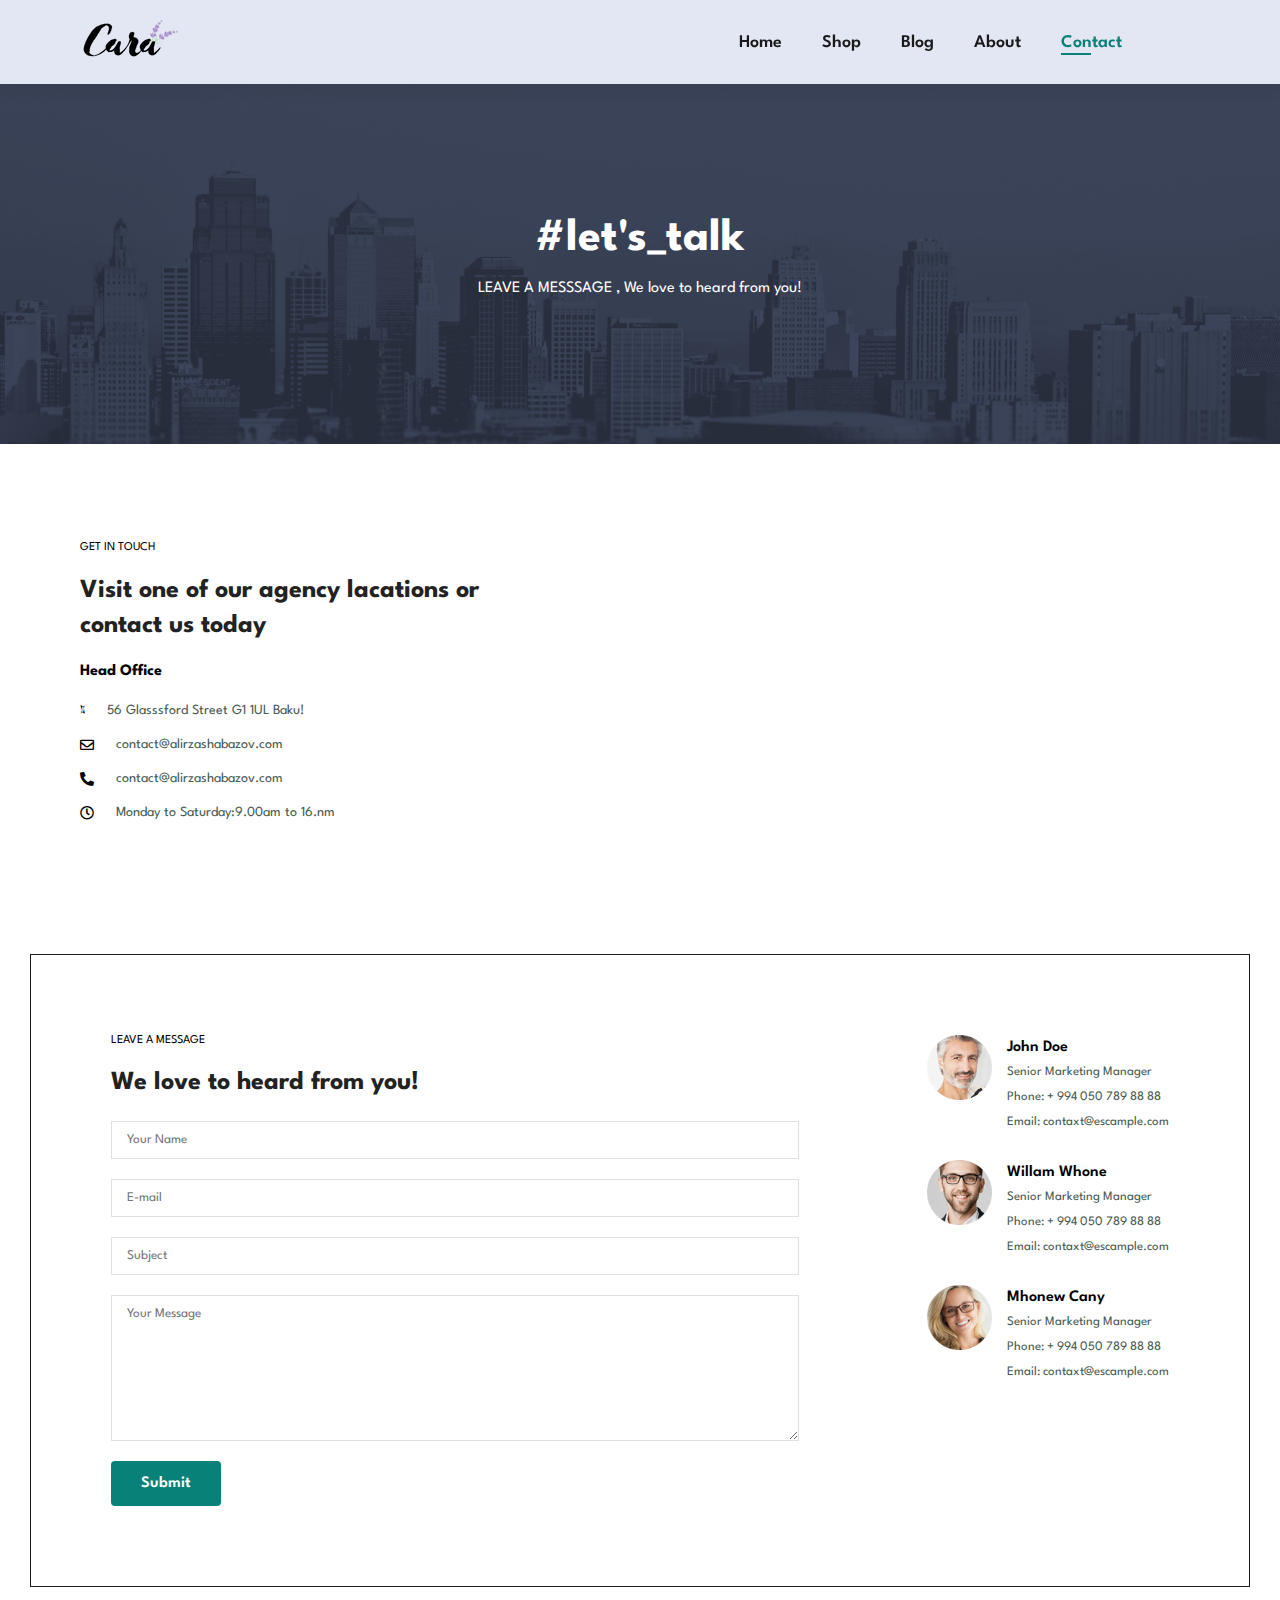
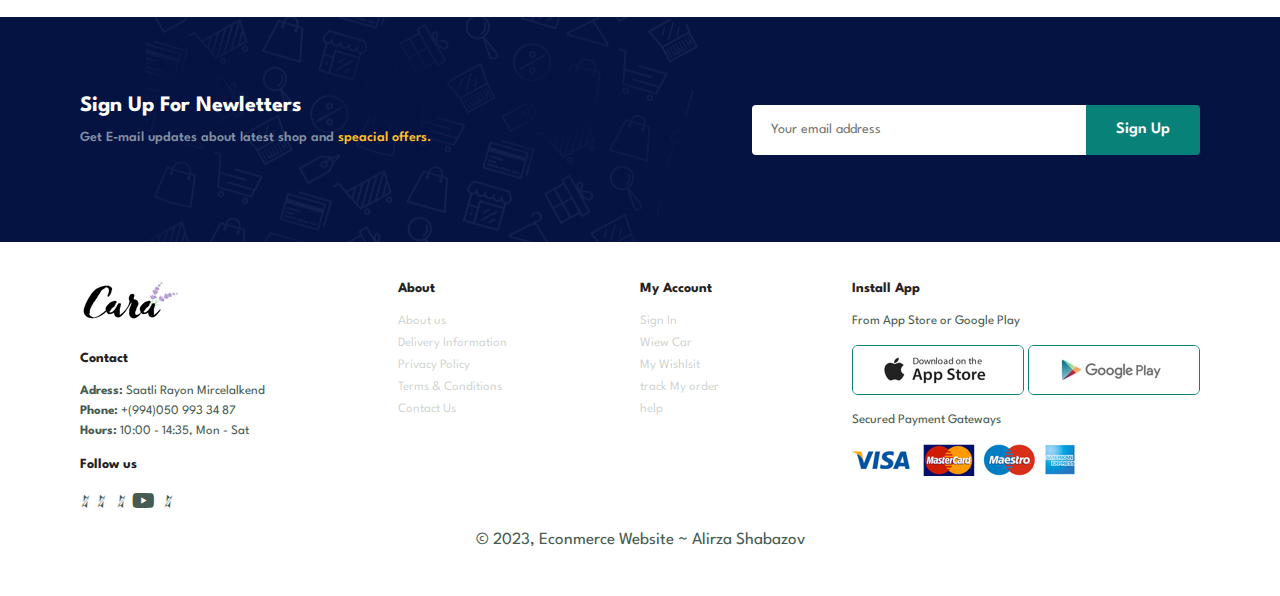
<file: contact.html>
<!DOCTYPE html>
<html lang="en">

<head>
    <meta charset="UTF-8">
    <meta http-equiv="X-UA-Compatible" content="IE=edge">
    <meta name="viewport" content="width=device-width, initial-scale=1.0">
    <title>Econmerce Web site</title>
    <link rel="stylesheet" href="style.css">
    <link rel="stylesheet" href="https://cdnjs.cloudflare.com/ajax/libs/font-awesome/6.3.0/css/all.min.css"
        integrity="sha512-SzlrxWUlpfuzQ+pcUCosxcglQRNAq/DZjVsC0lE40xsADsfeQoEypE+enwcOiGjk/bSuGGKHEyjSoQ1zVisanQ=="
        crossorigin="anonymous" referrerpolicy="no-referrer" />

    <link rel="stylesheet" href="https://pro.fontawesome.com/releases/v5.10.0/css/all.css" />

</head>

<body>

    <section id="header">
        <a href="#"><img src="img/logo.png" alt="" class="logo"></a>
        <div>
            <ul id="navbar">
                <li><a href="index.html">Home</a></li>
                <li><a href="shop.html">Shop</a></li>
                <li><a href="blog.html">Blog</a></li>
                <li><a href="about.html">About</a></li>
                <li><a class="active"  href="contact.html">Contact</a></li>
                <li id="lg-bag"><a href="cart.html"><i class="far fa-shopping-bag"></i></a></li>
                <a href="#" id="close"><i class="far fa-times"></i></a>
            </ul>
        </div>

        <div id="mobile">
            <a href="cart.html"><i class="far fa-shopping-bag"></i></a>
            <i id="bar" class="fas fa-outdent"></i>
        </div>

    </section>


    <section id="page-header" class="about-header">

        <h2>#let's_talk</h2>

        <p>LEAVE A MESSSAGE , We love to heard from you! </p>

    </section>
 
<section id="contact-deatils" class="section-p1">
    <div class="deatils"><span>GET IN TOUCH</span>
        <h2>Visit one of our agency lacations or contact us today</h2>
        <h3>Head Office</h3>
        <div>
            

            <li>
                <i class="fal fa-map"></i>
                <p>56 Glasssford Street G1 1UL Baku!</p>
            </li>


            <li>
                <i class="far fa-envelope"></i>
                <p>contact@alirzashabazov.com</p>
            </li>


            <li>
                <i class="fas fa-phone-alt"></i>
                <p>contact@alirzashabazov.com</p>
            </li>


                <li>
                    <i class="far fa-clock"></i>
                    <p>Monday to Saturday:9.00am to 16.nm </p>
                </li>
        </div>
    </div>
    <div class="map">
        <iframe
            src="https://www.google.com/maps/embed?pb=!1m18!1m12!1m3!1d195805.85104410694!2d48.784350717360866!3d39.930955476696184!2m3!1f0!2f0!3f0!3m2!1i1024!2i768!4f13.1!3m3!1m2!1s0x403b07d8f893bcf1%3A0xab5d19bf780cc65f!2sEmbavud%20Mebel!5e0!3m2!1saz!2saz!4v1678537707166!5m2!1saz!2saz"
            width="600" height="450" style="border:0;" allowfullscreen="" loading="lazy"
            referrerpolicy="no-referrer-when-downgrade"></iframe>
    </div>
</section>


<section id="form-details"  class="section-p1">
    <form action="">
        <span>LEAVE A MESSAGE</span>
        <h2>We love to heard from you!</h2>
        <input type="text" placeholder="Your Name">
        <input type="text" placeholder="E-mail">
        <input type="text" placeholder="Subject">
        <textarea name="" id="" cols="30" rows="10" placeholder="Your Message"></textarea>
    <button class="normal">Submit</button>
    </form>



    <div class="people">
        <div><img src="img/people/1.png" alt="">
            <p><span>John Doe</span>Senior Marketing Manager <br>Phone: + 994 050 789 88 88 <br>
            Email: contaxt@escample.com</p>
        </div>


        <div><img src="img/people/2.png" alt="">
            <p><span>Willam Whone</span>Senior Marketing Manager <br>Phone: + 994 050 789 88 88 <br>
                Email: contaxt@escample.com</p>
        </div>


        <div><img src="img/people/3.png" alt="">
            <p><span>Mhonew Cany</span>Senior Marketing Manager <br>Phone: + 994 050 789 88 88 <br>
                Email: contaxt@escample.com</p>
        </div>
    </div>
</section>



    <section id="nevsletter" class="section-p1  ">
        <div class="newstext">
            <h4>Sign Up For Newletters</h4>
            <p>Get E-mail updates about latest shop and <span>speacial offers.</span></p>
        </div>
        <div class="form">
            <input type="text" placeholder="Your email address"></input>
            <button class="normal">Sign Up</button>
        </div>
    </section>
    
    
    <footer class="section-p1">
        <div class="col"><img class="logo" src="img/logo.png" alt="">
            <h4>Contact</h4>
            <p><strong>Adress: </strong> Saatli Rayon Mircelalkend </p>
            <p><strong>Phone:</strong> +(994)050 993 34 87</p>
            <p><strong>Hours: </strong>10:00 - 14:35, Mon - Sat</p>
            <div class="follow">
                <h4>Follow us</h4>
                <div class="icon">
    
                    <i class="fa-brands fa-facebook"></i>
                    <i class="fa-brands fa-twitter"></i>
                    <i class="fa-brands fa-square-instagram"></i>
                    <i class="fa-brands fa-pinterest"></i>
                    <i class="fab fa-youtube"></i>
                    <i class="fa-brands fa-tiktok"></i>
    
                </div>
            </div>
    
        </div>
    
    
    
        <div class="col">
            <h4>About</h4>
            <a href="#">About us</a>
            <a href="#">Delivery Information</a>
            <a href="#">Privacy Policy</a>
            <a href="#">Terms & Conditions </a>
            <a href="#">Contact Us</a>
        </div>
    
        <div class="col">
            <h4>My Account</h4>
            <a href="#">Sign In</a>
            <a href="#">Wiew Car</a>
            <a href="#">My Wishlsit</a>
            <a href="#">track My order </a>
            <a href="#">help</a>
        </div>
        <div class="col install">
            <h4>Install App</h4>
            <p>From App Store or Google Play</p>
            <div class="row">
                <img src="img/pay/app.jpg" alt="">
                <img src="img/pay/play.jpg" alt="">
            </div>
            <p>Secured Payment Gateways</p>
            <img src="img/pay/pay.png" alt="">
        </div>
    
        <div class="copyright">
            <p style="font-size: 17px;"> © 2023, Econmerce Website ~ Alirza Shabazov </p>
        </div>
    
    </footer>








    <!--Tekrar gorusmek umudiyle-->

    <script src="script.js"></script>
</body>

</html>
</file>
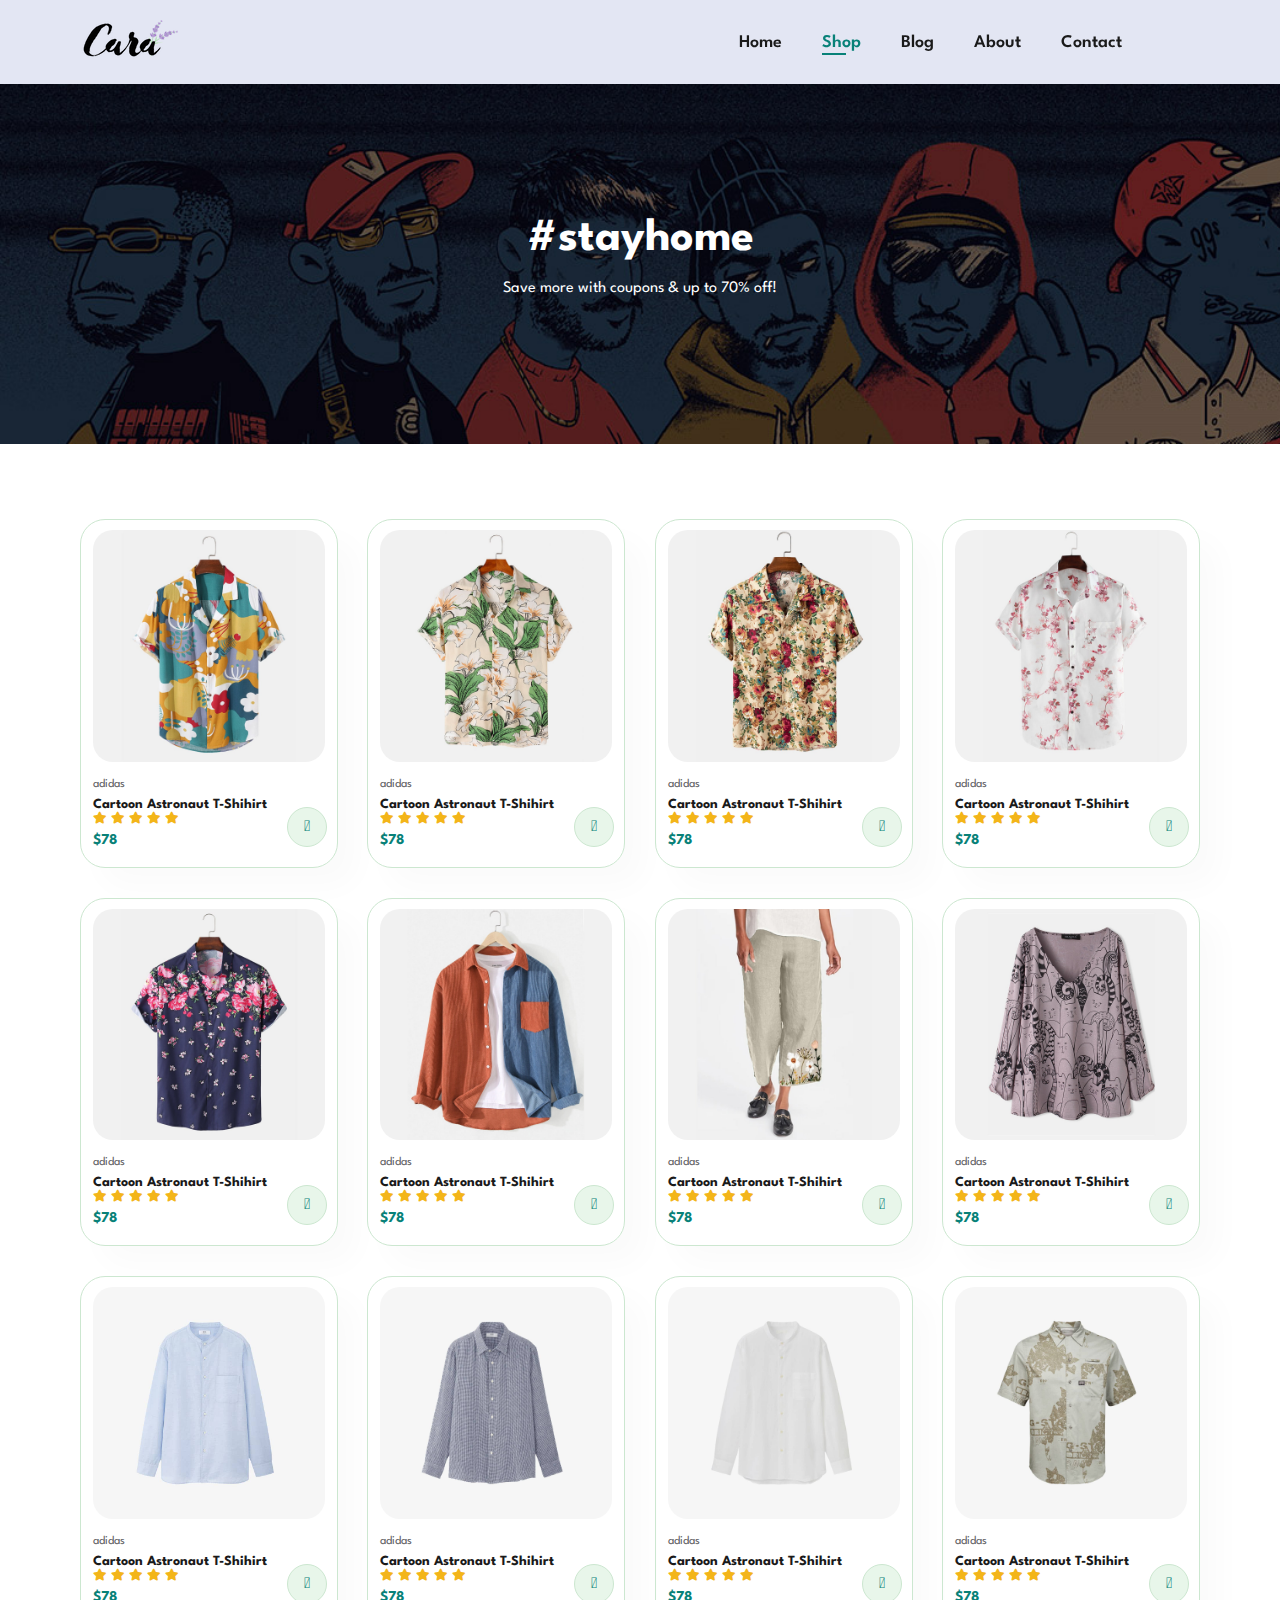
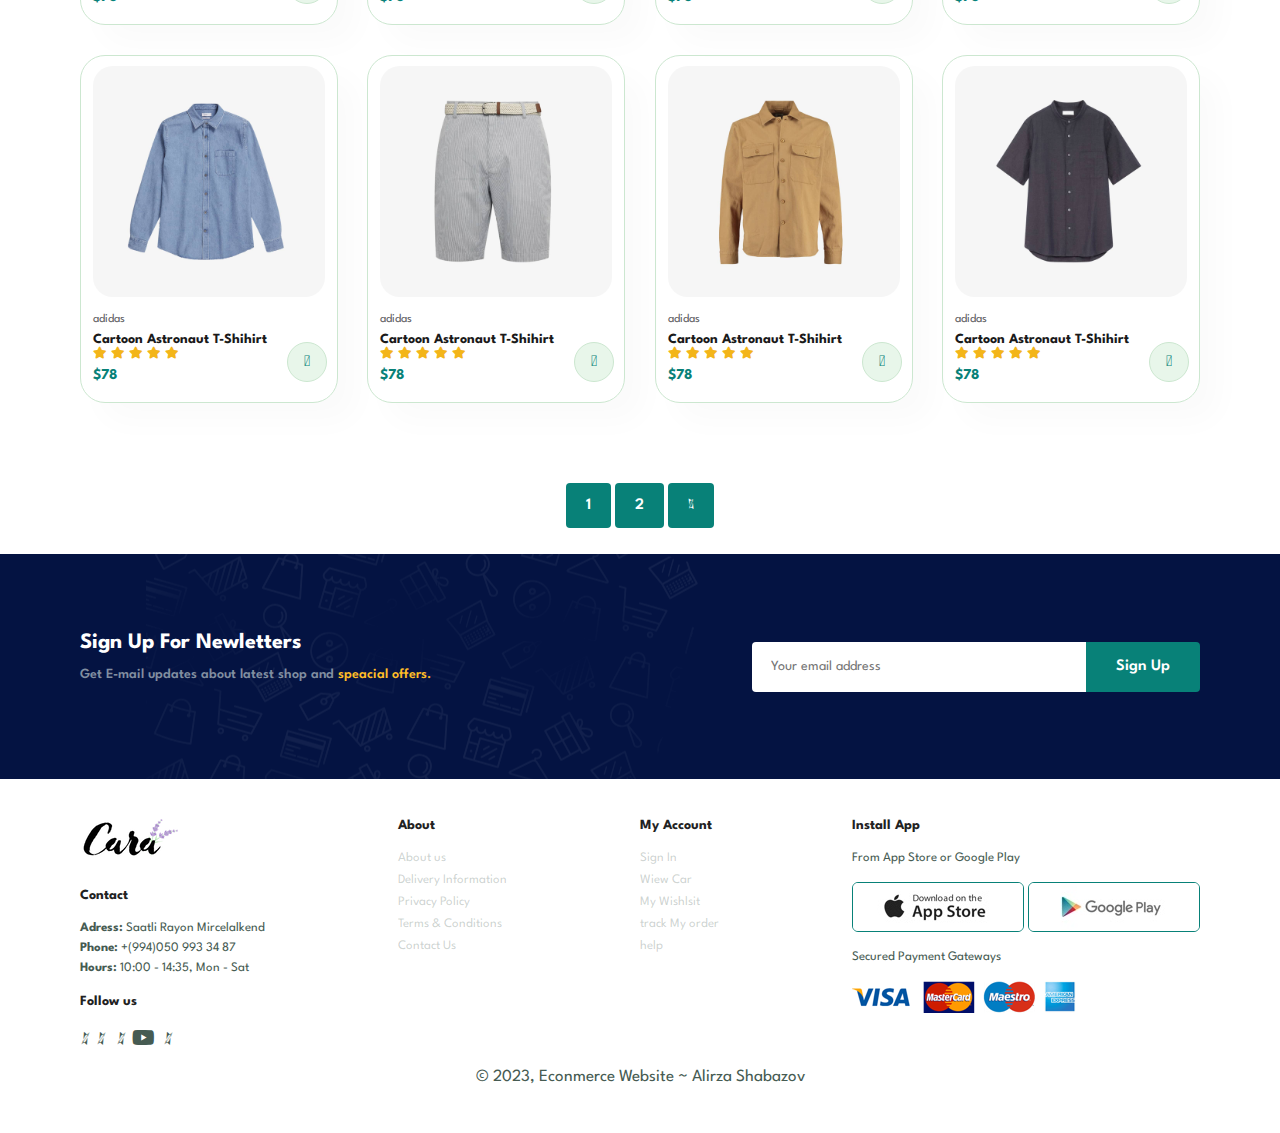
<file: shop.html>
<!DOCTYPE html>
<html lang="en">

<head>
    <meta charset="UTF-8">
    <meta http-equiv="X-UA-Compatible" content="IE=edge">
    <meta name="viewport" content="width=device-width, initial-scale=1.0">
    <title>Econmerce Web site</title>
    <link rel="stylesheet" href="style.css">
    <link rel="stylesheet" href="https://cdnjs.cloudflare.com/ajax/libs/font-awesome/6.3.0/css/all.min.css"
        integrity="sha512-SzlrxWUlpfuzQ+pcUCosxcglQRNAq/DZjVsC0lE40xsADsfeQoEypE+enwcOiGjk/bSuGGKHEyjSoQ1zVisanQ=="
        crossorigin="anonymous" referrerpolicy="no-referrer" />

    <link rel="stylesheet" href="https://pro.fontawesome.com/releases/v5.10.0/css/all.css" />

</head>

<body>

    <section id="header">
        <a href="#"><img src="img/logo.png" alt="" class="logo"></a>
        <div>
            <ul id="navbar">
                <li><a href="index.html">Home</a></li>
                <li><a class="active" href="shop.html">Shop</a></li>
                <li><a href="blog.html">Blog</a></li>
                <li><a href="about.html">About</a></li>
                <li><a href="contact.html">Contact</a></li>
                <li id="lg-bag"><a href="cart.html"><i class="far fa-shopping-bag"></i></a></li>
                <a href="#" id="close"><i class="far fa-times"></i></a>
            </ul>
        </div>

        <div id="mobile">
            <a href="cart.html"><i class="far fa-shopping-bag"></i></a>
            <i id="bar" class="fas fa-outdent"></i>
        </div>

    </section>


    <section id="page-header">

        <h2>#stayhome</h2>

        <p>Save more with coupons & up to 70% off!</p>

    </section>



    <section id="product1" class="section-p1">

        <div class="pro-container">
            <div class="pro" onclick="window.location.href='sproduct.html';">
                <img src="img/products/f1.jpg" alt="" />
                <div class="des">
                    <span>adidas</span>
                    <h5>Cartoon Astronaut T-Shihirt</h5>
                    <div class="star">
                        <i class="fas fa-star"></i>
                        <i class="fas fa-star"></i>
                        <i class="fas fa-star"></i>
                        <i class="fas fa-star"></i>
                        <i class="fas fa-star"></i>
                    </div>
                    <h4>$78</h4>
                </div>
                <a href="#">
                    <i class="fal fa-shopping-cart cart"></i></a>
            </div>



            <div class="pro">
                <img src="img/products/f2.jpg" alt="" />
                <div class="des">
                    <span>adidas</span>
                    <h5>Cartoon Astronaut T-Shihirt</h5>
                    <div class="star">
                        <i class="fas fa-star"></i>
                        <i class="fas fa-star"></i>
                        <i class="fas fa-star"></i>
                        <i class="fas fa-star"></i>
                        <i class="fas fa-star"></i>
                    </div>
                    <h4>$78</h4>
                </div>
                <a href="#">
                    <i class="fal fa-shopping-cart cart"></i></a>
            </div>


            <div class="pro">
                <img src="img/products/f3.jpg" alt="" />
                <div class="des">
                    <span>adidas</span>
                    <h5>Cartoon Astronaut T-Shihirt</h5>
                    <div class="star">
                        <i class="fas fa-star"></i>
                        <i class="fas fa-star"></i>
                        <i class="fas fa-star"></i>
                        <i class="fas fa-star"></i>
                        <i class="fas fa-star"></i>
                    </div>
                    <h4>$78</h4>
                </div>
                <a href="#">
                    <i class="fal fa-shopping-cart cart"></i></a>
            </div>


            <div class="pro">
                <img src="img/products/f4.jpg" alt="" />
                <div class="des">
                    <span>adidas</span>
                    <h5>Cartoon Astronaut T-Shihirt</h5>
                    <div class="star">
                        <i class="fas fa-star"></i>
                        <i class="fas fa-star"></i>
                        <i class="fas fa-star"></i>
                        <i class="fas fa-star"></i>
                        <i class="fas fa-star"></i>
                    </div>
                    <h4>$78</h4>
                </div>
                <a href="#">
                    <i class="fal fa-shopping-cart cart"></i></a>
            </div>



            <div class="pro">
                <img src="img/products/f5.jpg" alt="" />
                <div class="des">
                    <span>adidas</span>
                    <h5>Cartoon Astronaut T-Shihirt</h5>
                    <div class="star">
                        <i class="fas fa-star"></i>
                        <i class="fas fa-star"></i>
                        <i class="fas fa-star"></i>
                        <i class="fas fa-star"></i>
                        <i class="fas fa-star"></i>
                    </div>
                    <h4>$78</h4>
                </div>
                <a href="#">
                    <i class="fal fa-shopping-cart cart"></i></a>
            </div>



            <div class="pro">
                <img src="img/products/f6.jpg" alt="" />
                <div class="des">
                    <span>adidas</span>
                    <h5>Cartoon Astronaut T-Shihirt</h5>
                    <div class="star">
                        <i class="fas fa-star"></i>
                        <i class="fas fa-star"></i>
                        <i class="fas fa-star"></i>
                        <i class="fas fa-star"></i>
                        <i class="fas fa-star"></i>
                    </div>
                    <h4>$78</h4>
                </div>
                <a href="#">
                    <i class="fal fa-shopping-cart cart"></i></a>
            </div>



            <div class="pro">
                <img src="img/products/f7.jpg" alt="" />
                <div class="des">
                    <span>adidas</span>
                    <h5>Cartoon Astronaut T-Shihirt</h5>
                    <div class="star">
                        <i class="fas fa-star"></i>
                        <i class="fas fa-star"></i>
                        <i class="fas fa-star"></i>
                        <i class="fas fa-star"></i>
                        <i class="fas fa-star"></i>
                    </div>
                    <h4>$78</h4>
                </div>
                <a href="#">
                    <i class="fal fa-shopping-cart cart"></i></a>
            </div>



            <div class="pro">
                <img src="img/products/f8.jpg" alt="" />
                <div class="des">
                    <span>adidas</span>
                    <h5>Cartoon Astronaut T-Shihirt</h5>
                    <div class="star">
                        <i class="fas fa-star"></i>
                        <i class="fas fa-star"></i>
                        <i class="fas fa-star"></i>
                        <i class="fas fa-star"></i>
                        <i class="fas fa-star"></i>
                    </div>
                    <h4>$78</h4>
                </div>
                <a href="#">
                    <i class="fal fa-shopping-cart cart"></i></a>
            </div>


            <div class="pro">
                <img src="img/products/n1.jpg" alt="" />
                <div class="des">
                    <span>adidas</span>
                    <h5>Cartoon Astronaut T-Shihirt</h5>
                    <div class="star">
                        <i class="fas fa-star"></i>
                        <i class="fas fa-star"></i>
                        <i class="fas fa-star"></i>
                        <i class="fas fa-star"></i>
                        <i class="fas fa-star"></i>
                    </div>
                    <h4>$78</h4>
                </div>
                <a href="#">
                    <i class="fal fa-shopping-cart cart"></i></a>
            </div>



            <div class="pro">
                <img src="img/products/n2.jpg" alt="" />
                <div class="des">
                    <span>adidas</span>
                    <h5>Cartoon Astronaut T-Shihirt</h5>
                    <div class="star">
                        <i class="fas fa-star"></i>
                        <i class="fas fa-star"></i>
                        <i class="fas fa-star"></i>
                        <i class="fas fa-star"></i>
                        <i class="fas fa-star"></i>
                    </div>
                    <h4>$78</h4>
                </div>
                <a href="#">
                    <i class="fal fa-shopping-cart cart"></i></a>
            </div>


            <div class="pro">
                <img src="img/products/n3.jpg" alt="" />
                <div class="des">
                    <span>adidas</span>
                    <h5>Cartoon Astronaut T-Shihirt</h5>
                    <div class="star">
                        <i class="fas fa-star"></i>
                        <i class="fas fa-star"></i>
                        <i class="fas fa-star"></i>
                        <i class="fas fa-star"></i>
                        <i class="fas fa-star"></i>
                    </div>
                    <h4>$78</h4>
                </div>
                <a href="#">
                    <i class="fal fa-shopping-cart cart"></i></a>
            </div>


            <div class="pro">
                <img src="img/products/n4.jpg" alt="" />
                <div class="des">
                    <span>adidas</span>
                    <h5>Cartoon Astronaut T-Shihirt</h5>
                    <div class="star">
                        <i class="fas fa-star"></i>
                        <i class="fas fa-star"></i>
                        <i class="fas fa-star"></i>
                        <i class="fas fa-star"></i>
                        <i class="fas fa-star"></i>
                    </div>
                    <h4>$78</h4>
                </div>
                <a href="#">
                    <i class="fal fa-shopping-cart cart"></i></a>
            </div>



            <div class="pro">
                <img src="img/products/n5.jpg" alt="" />
                <div class="des">
                    <span>adidas</span>
                    <h5>Cartoon Astronaut T-Shihirt</h5>
                    <div class="star">
                        <i class="fas fa-star"></i>
                        <i class="fas fa-star"></i>
                        <i class="fas fa-star"></i>
                        <i class="fas fa-star"></i>
                        <i class="fas fa-star"></i>
                    </div>
                    <h4>$78</h4>
                </div>
                <a href="#">
                    <i class="fal fa-shopping-cart cart"></i></a>
            </div>



            <div class="pro">
                <img src="img/products/n6.jpg" alt="" />
                <div class="des">
                    <span>adidas</span>
                    <h5>Cartoon Astronaut T-Shihirt</h5>
                    <div class="star">
                        <i class="fas fa-star"></i>
                        <i class="fas fa-star"></i>
                        <i class="fas fa-star"></i>
                        <i class="fas fa-star"></i>
                        <i class="fas fa-star"></i>
                    </div>
                    <h4>$78</h4>
                </div>
                <a href="#">
                    <i class="fal fa-shopping-cart cart"></i></a>
            </div>



            <div class="pro">
                <img src="img/products/n7.jpg" alt="" />
                <div class="des">
                    <span>adidas</span>
                    <h5>Cartoon Astronaut T-Shihirt</h5>
                    <div class="star">
                        <i class="fas fa-star"></i>
                        <i class="fas fa-star"></i>
                        <i class="fas fa-star"></i>
                        <i class="fas fa-star"></i>
                        <i class="fas fa-star"></i>
                    </div>
                    <h4>$78</h4>
                </div>
                <a href="#">
                    <i class="fal fa-shopping-cart cart"></i></a>
            </div>



            <div class="pro">
                <img src="img/products/n8.jpg" alt="" />
                <div class="des">
                    <span>adidas</span>
                    <h5>Cartoon Astronaut T-Shihirt</h5>
                    <div class="star">
                        <i class="fas fa-star"></i>
                        <i class="fas fa-star"></i>
                        <i class="fas fa-star"></i>
                        <i class="fas fa-star"></i>
                        <i class="fas fa-star"></i>
                    </div>
                    <h4>$78</h4>
                </div>
                <a href="#">
                    <i class="fal fa-shopping-cart cart"></i></a>
            </div>

        </div>
    </section>

    <section id="pagination" class="section-p1">
        <a href="#">1</a>

        <a href="#">2</a>

        <a href="#"><i class="fal fa-long-arrow-alt-right"></i></a>

      
    </section>


    <section id="nevsletter" class="section-p1  ">
        <div class="newstext">
            <h4>Sign Up For Newletters</h4>
            <p>Get E-mail updates about latest shop and <span>speacial offers.</span></p>
        </div>
        <div class="form">
            <input type="text" placeholder="Your email address"></input>
            <button class="normal">Sign Up</button>
        </div>
    </section>

    <footer class="section-p1">
        <div class="col"><img class="logo" src="img/logo.png" alt="">
            <h4>Contact</h4>
            <p><strong>Adress: </strong> Saatli Rayon Mircelalkend </p>
            <p><strong>Phone:</strong> +(994)050 993 34 87</p>
            <p><strong>Hours: </strong>10:00 - 14:35, Mon - Sat</p>
            <div class="follow">
                <h4>Follow us</h4>
                <div class="icon">

                    <i class="fa-brands fa-facebook"></i>
                    <i class="fa-brands fa-twitter"></i>
                    <i class="fa-brands fa-square-instagram"></i>
                    <i class="fa-brands fa-pinterest"></i>
                    <i class="fab fa-youtube"></i>
                    <i class="fa-brands fa-tiktok"></i>

                </div>
            </div>

        </div>



        <div class="col">
            <h4>About</h4>
            <a href="#">About us</a>
            <a href="#">Delivery Information</a>
            <a href="#">Privacy Policy</a>
            <a href="#">Terms & Conditions </a>
            <a href="#">Contact Us</a>
        </div>

        <div class="col">
            <h4>My Account</h4>
            <a href="#">Sign In</a>
            <a href="#">Wiew Car</a>
            <a href="#">My Wishlsit</a>
            <a href="#">track My order </a>
            <a href="#">help</a>
        </div>
        <div class="col install">
            <h4>Install App</h4>
            <p>From App Store or Google Play</p>
            <div class="row">
                <img src="img/pay/app.jpg" alt="">
                <img src="img/pay/play.jpg" alt="">
            </div>
            <p>Secured Payment Gateways</p>
            <img src="img/pay/pay.png" alt="">
        </div>

        <div class="copyright">
            <p style="font-size: 17px;"> © 2023, Econmerce Website ~ Alirza Shabazov </p>
        </div>

    </footer>










    <!--Tekrar gorusmek umudiyle-->

    <script src="script.js"></script>
</body>

</html>
</file>
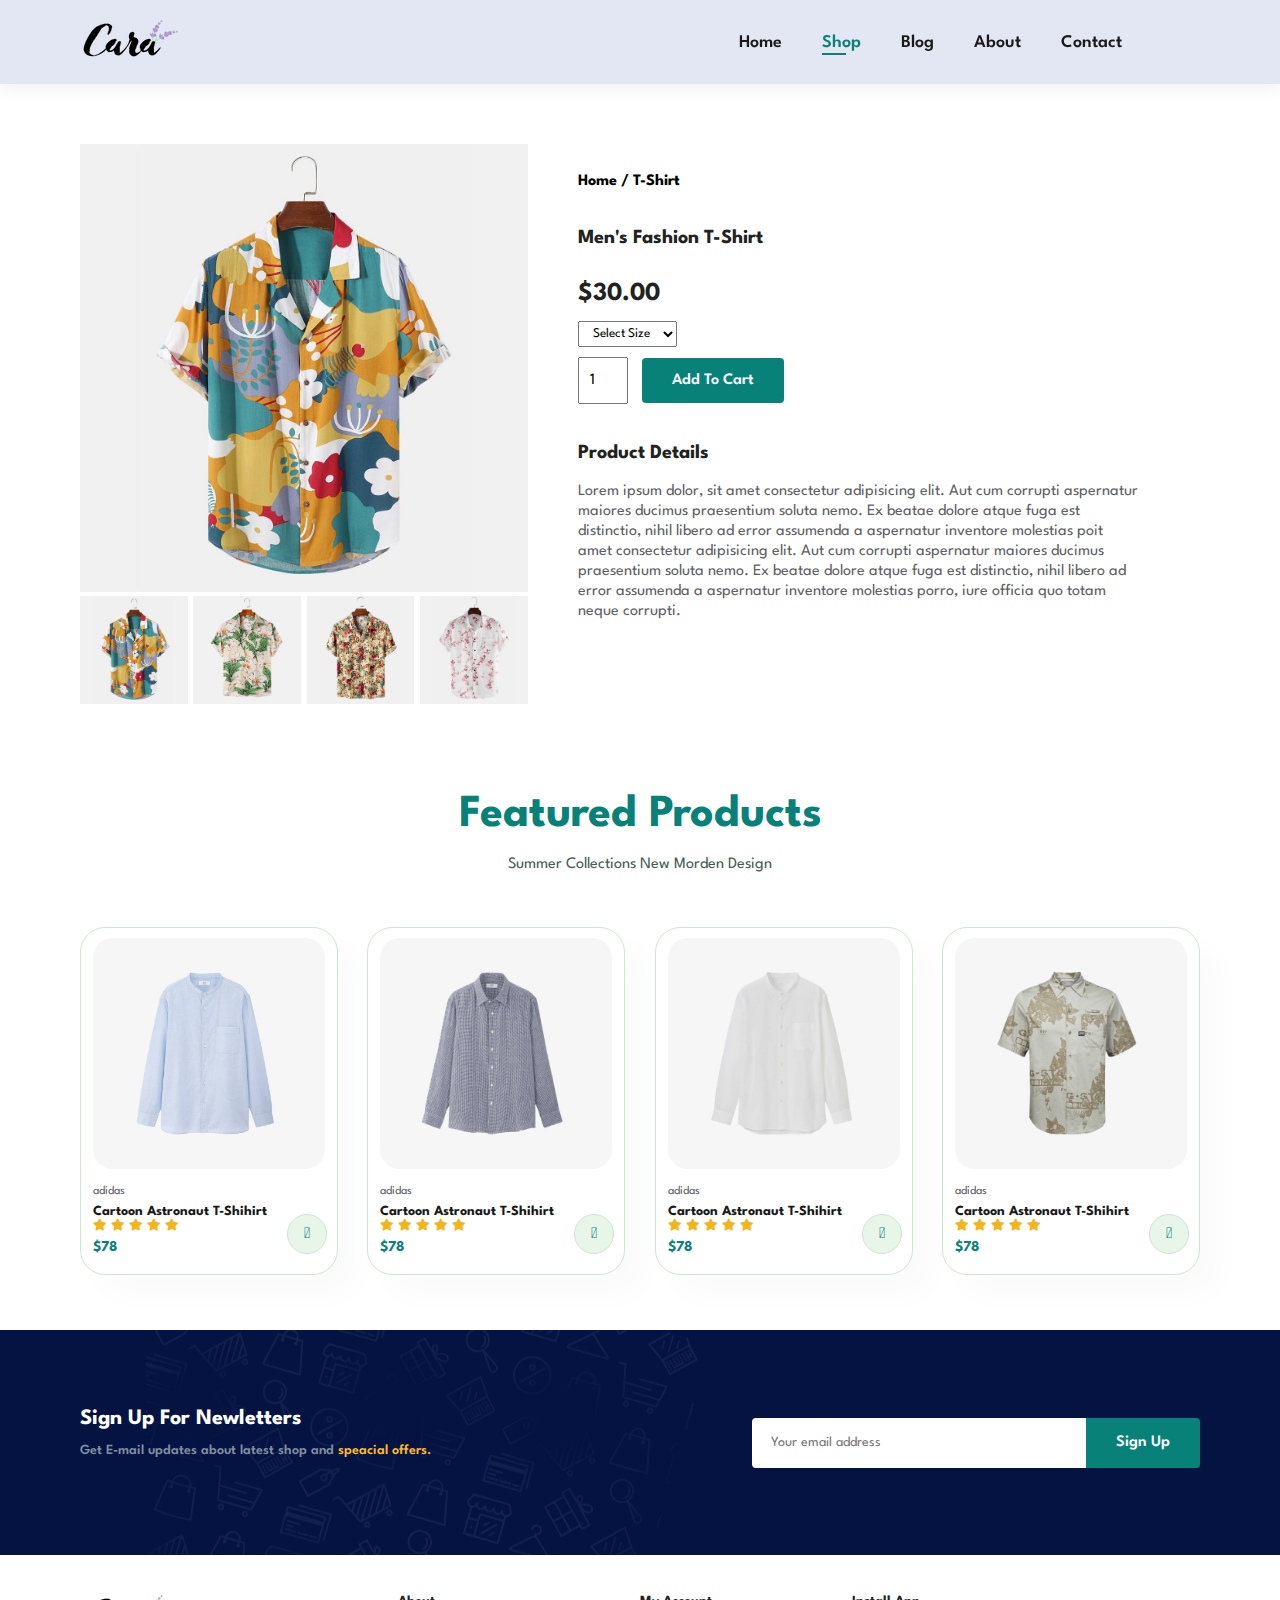
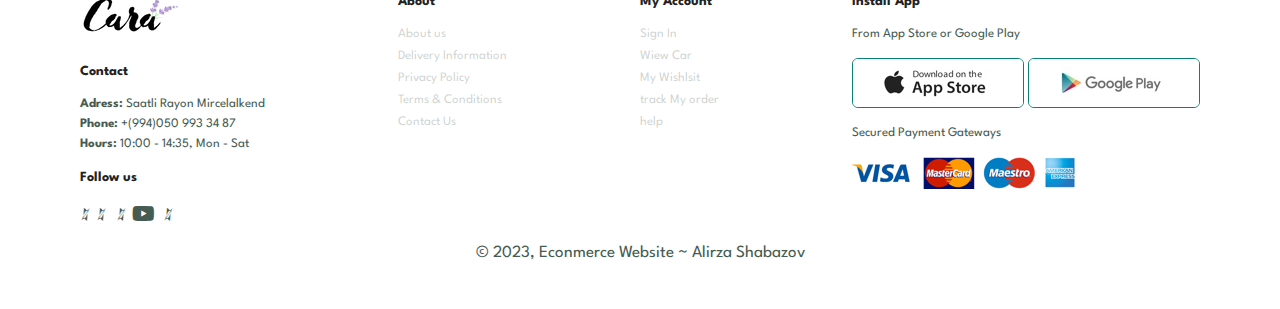
<file: sproduct.html>
<!DOCTYPE html>
<html lang="en">

<head>
    <meta charset="UTF-8">
    <meta http-equiv="X-UA-Compatible" content="IE=edge">
    <meta name="viewport" content="width=device-width, initial-scale=1.0">
    <title>Econmerce Web site</title>
    <link rel="stylesheet" href="style.css">
    <link rel="stylesheet" href="https://cdnjs.cloudflare.com/ajax/libs/font-awesome/6.3.0/css/all.min.css"
        integrity="sha512-SzlrxWUlpfuzQ+pcUCosxcglQRNAq/DZjVsC0lE40xsADsfeQoEypE+enwcOiGjk/bSuGGKHEyjSoQ1zVisanQ=="
        crossorigin="anonymous" referrerpolicy="no-referrer" />

    <link rel="stylesheet" href="https://pro.fontawesome.com/releases/v5.10.0/css/all.css" />

</head>

<body>

    <section id="header">
        <a href="#"><img src="img/logo.png" alt="" class="logo"></a>
        <div>
            <ul id="navbar">
                <li><a href="index.html">Home</a></li>
                <li><a class="active" href="shop.html">Shop</a></li>
                <li><a href="blog.html">Blog</a></li>
                <li><a href="about.html">About</a></li>
                <li><a href="contact.html">Contact</a></li>
                <li id="lg-bag"><a href="cart.html"><i class="far fa-shopping-bag"></i></a></li>
                <a href="#" id="close"><i class="far fa-times"></i></a>
            </ul>
        </div>

        <div id="mobile">
            <a href="cart.html"><i class="far fa-shopping-bag"></i></a>
            <i id="bar" class="fas fa-outdent"></i>
        </div>

    </section>

    <section id="prodetails" class="section-p1">
        <div class="single-pro-image">
            <img src="img/products/f1.jpg" width="100%" id="MainImg" alt="">


            <div class="small-img-group">
                <div class="small-img-col">
                    <img src="img/products/f1.jpg" class="small-img" width="100%" alt="">
                </div>



                <div class="small-img-col">
                    <img src="img/products/f2.jpg " class="small-img" width="100%" alt="">
                </div>


                <div class="small-img-col">
                    <img src="img/products/f3.jpg " class="small-img" width="100%" alt="">
                </div>




                <div class="small-img-col">
                    <img src="img/products/f4.jpg" class="small-img" width="100%" alt="">
                </div>



            </div>
        </div>
        <div class="single-pro-deatails">
            <h6>Home / T-Shirt</h6>
            <h4>Men's Fashion T-Shirt</h4>
            <h2>$30.00</h2>
            <select>
                <option>Select Size</option>
                <option>4XL</option>
                <option>2XL</option>
                <option>XL</option>
                <option>XXl</option>
                <option>Small</option>
                <option>Large</option>
            </select>
            <input type="number" value="1">
            <button class="normal">Add To Cart</button>
            <h4>Product Details</h4>
            <span>Lorem ipsum dolor, sit amet consectetur adipisicing elit. Aut cum corrupti aspernatur maiores ducimus
            praesentium soluta nemo. Ex beatae dolore atque fuga est distinctio, nihil libero ad error assumenda a
            aspernatur inventore molestias poit amet consectetur adipisicing elit. Aut cum corrupti aspernatur maiores ducimus
            praesentium soluta nemo. Ex beatae dolore atque fuga est distinctio, nihil libero ad error assumenda a
            aspernatur inventore molestias porro, iure officia quo totam neque corrupti.</span>
        </div>

    </section>

        <section id="product1" class="section-p1">
            <h2 class="h2">Featured Products</h2>
            <p>Summer Collections New Morden Design </p>
            <div class="pro-container">
                <div class="pro">
                    <img src="img/products/n1.jpg" alt="" />
                    <div class="des">
                        <span>adidas</span>
                        <h5>Cartoon Astronaut T-Shihirt</h5>
                        <div class="star">
                            <i class="fas fa-star"></i>
                            <i class="fas fa-star"></i>
                            <i class="fas fa-star"></i>
                            <i class="fas fa-star"></i>
                            <i class="fas fa-star"></i>
                        </div>
                        <h4>$78</h4>
                    </div>
                    <a href="#">
                        <i class="fal fa-shopping-cart cart"></i></a>
                </div>
        
        
        
                <div class="pro">
                    <img src="img/products/n2.jpg" alt="" />
                    <div class="des">
                        <span>adidas</span>
                        <h5>Cartoon Astronaut T-Shihirt</h5>
                        <div class="star">
                            <i class="fas fa-star"></i>
                            <i class="fas fa-star"></i>
                            <i class="fas fa-star"></i>
                            <i class="fas fa-star"></i>
                            <i class="fas fa-star"></i>
                        </div>
                        <h4>$78</h4>
                    </div>
                    <a href="#">
                        <i class="fal fa-shopping-cart cart"></i></a>
                </div>
        
        
                <div class="pro">
                    <img src="img/products/n3.jpg" alt="" />
                    <div class="des">
                        <span>adidas</span>
                        <h5>Cartoon Astronaut T-Shihirt</h5>
                        <div class="star">
                            <i class="fas fa-star"></i>
                            <i class="fas fa-star"></i>
                            <i class="fas fa-star"></i>
                            <i class="fas fa-star"></i>
                            <i class="fas fa-star"></i>
                        </div>
                        <h4>$78</h4>
                    </div>
                    <a href="#">
                        <i class="fal fa-shopping-cart cart"></i></a>
                </div>
        
        
                <div class="pro">
                    <img src="img/products/n4.jpg" alt="" />
                    <div class="des">
                        <span>adidas</span>
                        <h5>Cartoon Astronaut T-Shihirt</h5>
                        <div class="star">
                            <i class="fas fa-star"></i>
                            <i class="fas fa-star"></i>
                            <i class="fas fa-star"></i>
                            <i class="fas fa-star"></i>
                            <i class="fas fa-star"></i>
                        </div>
                        <h4>$78</h4>
                    </div>
                    <a href="#">
                        <i class="fal fa-shopping-cart cart"></i></a>
                </div>
        
        

        
            </div>
        </section>




    <section id="nevsletter" class="section-p1  ">
        <div class="newstext">
            <h4>Sign Up For Newletters</h4>
            <p>Get E-mail updates about latest shop and <span>speacial offers.</span></p>
        </div>
        <div class="form">
            <input type="text" placeholder="Your email address"></input>
            <button class="normal">Sign Up</button>
        </div>
    </section>

    <footer class="section-p1">
        <div class="col"><img class="logo" src="img/logo.png" alt="">
            <h4>Contact</h4>
            <p><strong>Adress: </strong> Saatli Rayon Mircelalkend </p>
            <p><strong>Phone:</strong> +(994)050 993 34 87</p>
            <p><strong>Hours: </strong>10:00 - 14:35, Mon - Sat</p>
            <div class="follow">
                <h4>Follow us</h4>
                <div class="icon">

                    <i class="fa-brands fa-facebook"></i>
                    <i class="fa-brands fa-twitter"></i>
                    <i class="fa-brands fa-square-instagram"></i>
                    <i class="fa-brands fa-pinterest"></i>
                    <i class="fab fa-youtube"></i>
                    <i class="fa-brands fa-tiktok"></i>

                </div>
            </div>

        </div>



        <div class="col">
            <h4>About</h4>
            <a href="#">About us</a>
            <a href="#">Delivery Information</a>
            <a href="#">Privacy Policy</a>
            <a href="#">Terms & Conditions </a>
            <a href="#">Contact Us</a>
        </div>

        <div class="col">
            <h4>My Account</h4>
            <a href="#">Sign In</a>
            <a href="#">Wiew Car</a>
            <a href="#">My Wishlsit</a>
            <a href="#">track My order </a>
            <a href="#">help</a>
        </div>
        <div class="col install">
            <h4>Install App</h4>
            <p>From App Store or Google Play</p>
            <div class="row">
                <img src="img/pay/app.jpg" alt="">
                <img src="img/pay/play.jpg" alt="">
            </div>
            <p>Secured Payment Gateways</p>
            <img src="img/pay/pay.png" alt="">
        </div>

        <div class="copyright">
            <p style="font-size: 17px;"> © 2023, Econmerce Website ~ Alirza Shabazov </p>
        </div>

    </footer>



<script>
var MainImg = document.getElementById("MainImg");
var smallimg = document.getElementsByClassName("small-img");

    smallimg[0].onclick = function () {
        MainImg.src=smallimg[0].src;
    }
    smallimg[1].onclick = function () {
        MainImg.src = smallimg[1].src;
    }
    smallimg[2].onclick = function () {
        MainImg.src = smallimg[2].src;
    }
    smallimg[3].onclick = function () {
        MainImg.src = smallimg[3].src;
    }



</script>






    <!--Tekrar gorusmek umudiyle-->

    <script src="script.js"></script>
</body>

</html>
</file>
<file: style.css>
@import url('https://fonts.googleapis.com/css2?family=League+Spartan:wght@100;200;300;400;500;600;700;800;900&display=swap');

* {
    margin: 0;
    font-family: 'League Spartan', sans-serif;
    padding: 0;
    box-sizing: border-box;

}
html::-webkit-scrollbar {
    width: 0.4rem;
    background-color: white;
}

html::-webkit-scrollbar-track {
    background-color: transparent;
}

html::-webkit-scrollbar-thumb {
    border-radius: 3rem;
    background-color: #088178;
}
h1 {
    font-size: 50px;
    line-height: 64px;
    color: #222;
}

h2 {
    font-size: 46px;
    line-height: 54px;
    color: #222;
}

h4 {
    font-size: 20px;
    color: #222;

}

h6 {
    font-weight: 700;
    font-size: 12px;
}

p {
    font-size: 16px;
    color: #465b52;
    margin: 15px 0 20px 0;
}

.section-p1 {
    padding: 40px 80px;
}

.section-m1 {
    margin: 40px 80px;
}

button.normal {
    font-size: 16px;
    font-weight: 600;
    padding: 15px 30px;
    color: #000;
    background-color: #fff;
    border-radius: 4px;
    cursor: pointer;
    border: none;
    outline: none;
    transition: 0.2s;
}


button.white {
    font-size: 14px;
    font-weight: 600;
    padding: 11px 18px;
    color: #fff;
    background-color: transparent;

    cursor: pointer;
    border: 1px solid #fff;
    outline: none;
    transition: 0.2s;
}

body {
    width: 100%;
}

/* header start*/

#header {
    display: flex;
    align-items: center;
    justify-content: space-between;
    padding: 20px 80px;
    background-color: #e3e6f3;
    box-shadow: 0 5px 15px rgba(0, 0, 0, 0.06);
    z-index: 999;
    position: sticky;
    top: 0;
    left: 0;

}

#navbar {
    display: flex;
    align-items: center;
    justify-content: center;


}


#navbar li {
    list-style: none;
    padding: 0 20px;
    position: relative;
}

#navbar li a {
    text-decoration: none;
    font-size: 18px;
    font-weight: 600;
    color: #1a1a1a;
    transition: 0.3s ease;
}

#navbar li a:hover,
#navbar li a.active {
    color: #088178;

}

#navbar li a.active::after,
#navbar li a:hover::after {
    content: '';
    width: 30%;
    height: 2px;
    background-color: #088178;
    position: absolute;
    bottom: -4px;
    left: 20px;

}

#mobile {
    display: none;
    align-items: center;
}

#close {
    display: none;
}

/*home page*/
#hero {
    background-image: url(img/hero4.png);
    height: 90vh;
    width: 100%;
    background-size: cover;
    background-position: top 25% right 0;
    padding: 0 80px;
    display: flex;
    flex-direction: column;
    align-items: flex-start;
    justify-content: center;


}

#hero h4 {
    padding-bottom: 15px;
}

#hero h1 {
    color: #088178;
}

#hero button {
    background-image: url(img/button.png);
    background-color: transparent;
    color: #088178;
    border: 0;
    padding: 14px 80px 14px 65px;
    background-repeat: no-repeat;
    cursor: pointer;
    font-weight: 700;
    font-size: 15px;

}

#feature {
    display: flex;
    align-items: center;
    justify-content: space-between;
    flex-wrap: wrap;


}

#feature .fe-box {
    width: 180px;
    text-align: center;
    padding: 25px 15px;
    box-shadow: 20px 20px 34px rgba(0, 0, 0, 0.03);
    border: 1px solid #cce7d0;
    border-radius: 4px;
    margin: 15px 0;
}

#feature .fe-box:hover {
    box-shadow: 10px 10px 54px rgba(70, 62, 221, 0.1);
}

#feature .fe-box img {
    width: 100%;
    margin-bottom: 10px;
}

#feature .fe-box h6 {
    display: inline-block;
    padding: 9px 8px 6px 8px;
    line-height: 1;
    border-radius: 4px;
    color: #088178;
    background-color: #fddde9;
}

#feature .fe-box:nth-child(2) h6 {
    background-color: #cdebbc;
}

#feature .fe-box:nth-child(3) h6 {
    background-color: #d1f8e2;
}

#feature .fe-box:nth-child(4) h6 {
    background-color: #cdd4f8;
}

#feature .fe-box:nth-child(5) h6 {
    background-color: #f6dbf6;
}


#feature .fe-box:nth-child(6) h6 {
    background-color: #fff2e5;
}





.h2 {
    color: #088178;
}

#product1 {
    text-align: center;
}

#product1 .pro-container {
    display: flex;
    justify-content: space-between;
    padding-top: 20px;
    flex-wrap: wrap;

}

#product1 .pro {
    width: 23%;
    min-height: 250px;
    padding: 10px 12px;
    border: 1px solid #cce7d0;
    border-radius: 25px;
    cursor: pointer;
    box-shadow: 20px 20px 30px rgba(0, 0, 0, 0.02);
    margin: 15px 0;
    transition: 0.2s ease;
    position: relative;

}

#product1 .pro:hover {
    box-shadow: 20px 20px 30px rgba(0, 0, 0, 0.06);

}


#product1 .pro img {
    width: 100%;
    border-radius: 20px;
}

#product1 .pro .des {
    text-align: start;
    padding: 10px 0;

}

#product1 .pro .des span {
    color: #606063;
    font-size: 12px;

}

#product1 .pro .des h5 {
    padding-top: 7px;
    color: #1a1a1a;
    font-size: 14px;
}

#product1 .pro .des i {
    font-size: 12px;
    color: rgba(243, 181, 25);
}

#product1 .pro .des h4 {
    padding-top: 7px;
    font-size: 15px;
    font-weight: 700;
    color: #088178;
}

#product1 .pro .cart {
    width: 40px;
    height: 40px;
    line-height: 40px;
    border-radius: 50px;
    background-color: #e8f6ea;
    font-weight: 500;
    color: #088178;
    border: 1px solid #cce7d0;
    position: absolute;
    bottom: 20px;
    right: 10px;
}

#banner {
    display: flex;
    flex-direction: column;
    justify-content: center;
    align-items: center;
    text-align: center;
    background-image: url(img/banner/b2.jpg);


    height: 40vh;
    background-size: cover;
    background-position: center;
}


#banner h4 {
    color: #088178;
    font-size: 20px;

}

#banner h2 {
    color: #fff;
    font-size: 30px;
    padding: 10px 0;

}

#banner h2 span {
    color: #ef3636;

}

#banner button:hover {
    background-color: #088178;
    color: #fff;
    transition: 0.5s ease-in-out;

}

#sm-banner {
    display: flex;
    justify-content: space-between;
    flex-wrap: wrap;
}

#sm-banner .banner-box {
    display: flex;
    flex-direction: column;
    justify-content: center;
    align-items: flex-start;
    text-align: center;
    background-image: url(img/banner/b17.jpg);
    min-width: 676px;
    height: 50vh;
    background-size: cover;
    background-position: center;
    padding: 30px;

}

#sm-banner .banner-box2 {
    background-image: url(img/banner/b10.jpg);

}



#sm-banner h4 {
    color: #fff;
    font-size: 20px;
    font-weight: 300;
}

#sm-banner h2 {
    color: #fff;
    font-size: 30px;
    font-weight: 800;

}

#sm-banner span {
    color: #fff;
    font-size: 14px;
    font-weight: 500;
    padding-bottom: 15px;

}

#sm-banner .banner-box:hover button {
    background-color: #088178;
    border: 1px solid #088178;


}

#banner3 {
    display: flex;
    justify-content: space-between;
    flex-wrap: wrap;
    padding: 0 80px;

}



#banner3 .banner-box {
    display: flex;
    flex-direction: column;
    justify-content: center;
    align-items: flex-start;
    text-align: center;
    background-image: url(img/banner/b7.jpg);
    min-width: 33%;
    height: 30vh;
    background-size: cover;
    background-position: center;
    padding: 20px;
    margin-bottom: 20px;

}

#banner3 .banner-box2 {
    background-image: url(img/banner/b4.jpg);
}

#banner3 .banner-box3 {
    background-image: url(img/banner/b18.jpg);

}

#banner3 h2 {
    color: #fff;
    font-weight: 900;
    font-size: 22px;
}

#banner3 h3 {
    color: #088178;
    font-weight: 800;
    font-size: 22px;
}


#nevsletter {
    display: flex;
    justify-content: space-between;
    flex-wrap: wrap;
    height: 25vh;
    align-items: center;
    background-image: url(img/banner/b14.png);
    background-repeat: no-repeat;
    background-position: 20% 30%;
    background-color: #041342;

}

#nevsletter h4 {
    font-size: 22px;
    font-weight: 700;
    color: #fff;

}

#nevsletter p {
    font-size: 14px;
    font-weight: 600;
    color: #818ea0;
}

#nevsletter p span {

    color: #ffbd27;

}

#nevsletter .form {
    display: flex;
    width: 40%;
}

#nevsletter input {
    height: 3.125rem;
    padding: 0 1.25em;
    font-size: 14px;
    width: 100%;
    border: 1px solid transparent;
    border-radius: 4px;
    outline: none;
    border-top-right-radius: 0;
    border-bottom-right-radius: 0;
}

#nevsletter button {
    background-color: #088178;
    color: #fff;
    white-space: nowrap;
    border-top-left-radius: 0;
    border-bottom-left-radius: 0;
}


footer {
    display: flex;
    flex-wrap: wrap;
    justify-content: space-between;

}

footer .col {
    display: flex;
    flex-direction: column;
    align-items: flex-start;
    margin-bottom: 20px;
}


footer .logo {
    margin-bottom: 30px;
}

footer h4 {
    font-size: 14px;
    padding-bottom: 20px;

}

footer p {
    font-size: 13px;
    margin: 0 0 8px 0;

}


footer a {
    font-size: 13px;
    text-decoration: none;
    color: #465b5246;
    margin-bottom: 10px;

}


footer .follow {
    margin-top: 13px;
}

footer .follow i {
    color: #465b52;
    padding-right: 4px;
    cursor: pointer;
    font-size: 20px;

}


footer .install .row img {
    border: 1px solid #088178;
    border-radius: 6px;
    cursor: pointer;
}

footer .install img {
    margin: 10px 0 15px 0;
}

footer .follow i:hover,
footer a:hover {
    color: #088178;


}

footer .copyright {
    width: 100%;
    text-align: center;


}












#page-header {
    background-image: url(img/banner/b1.jpg);
    width: 100%;
    height: 40vh;
    background-size: cover;
    display: flex;
    justify-content: center;
    text-align: center;
    flex-direction: column;
    padding: 14px;

}

#page-header h2,
#page-header p {
    color: #fff;

}

#page-header h2:hover {
    color: #088178;
    transition: 1.5s;
    cursor: pointer;
}

#pagination {
    text-align: center;
}

#pagination a {
    text-decoration: none;
    background-color: #088178;
    padding: 15px 20px;
    border-radius: 4px;
    color: #fff;
    font-weight: 600;

}

#pagination a i {
    font-size: 16px;
    font-weight: 600;
}

#prodetails {
    display: flex;
    margin-top: 20px;
}

#prodetails .single-pro-image {
    width: 40%;
    margin-right: 50px;
}

#prodetails .small-img-group {
    display: flex;
    justify-content: space-between;
}


.small-img-col {
    flex-basis: 24%;
    cursor: pointer;
}

#prodetails .single-pro-deatails {
    width: 50%;
    padding-top: 30px;

}

#prodetails .single-pro-deatails h4 {
    padding: 40px 0 20px 0;

}

#prodetails .single-pro-deatails h2 {
    font-size: 26px;


}

#prodetails .single-pro-deatails h6 {
    font-size: 16px;
}

#prodetails .single-pro-deatails select {
    display: block;
    padding: 5px 10px;
    margin-bottom: 10px;
}

#prodetails .single-pro-deatails input {
    width: 50px;
    height: 47px;
    padding-left: 10px;
    font-size: 16px;
    margin-right: 10px;

}

#prodetails .single-pro-deatails input:focus {
    outline: none;
}

#prodetails .single-pro-deatails button {
    background-color: #088178;
    color: #fff;
}

#prodetails .single-pro-deatails span {
    line-height: 20px;
    color: #606063;

}





#page-header.blog-header {

    background-image: url(img/banner/b19.jpg);


}

#blog {
    padding: 150px 150px 0 150px;

}

#blog .blog-box {
    display: flex;
    align-items: center;
    width: 100%;
    position: relative;
    padding-bottom: 90px;
}

#blog .blog-img {
    width: 50%;
    margin-right: 40px;

}

#blog img {
    width: 100%;
    height: 300px;
    object-fit: cover;
}

#blog .blog-deatils {
    width: 50%;

}

#blog .blog-deatils a {
    text-decoration: none;
    font-size: 11px;
    color: #000;
    font-weight: 700;
    position: relative;
    transition: 0.3s;

}

#blog .blog-deatils a:hover {
    color: #088178;
}

#blog .blog-deatils a::after {
    content: '';
    width: 50px;
    height: 1px;
    background-color: #000;
    position: absolute;
    top: 4px;
    right: -60px;
}

#blog .blog-deatils p {
    color: #818ea0;

}

#blog .blog-deatils a:hover::after {
    background-color: #088178;
}

#blog .blog-box h1 {
    position: absolute;
    top: -40px;
    left: 0;
    font-size: 70px;
    font-weight: 700;
    color: #c9cbce;
    z-index: -9;

}

#page-header.about-header{
background-image: url(img/about/banner.png);

}

#about-head{
display: flex;
align-items: center;

}

#about-head img{
width: 50%;
height: auto;

}

#about-head div{
padding-left: 40px;
}
#about-app{
    text-align: center;
}

#about-app  .video{
    width: 70%;
    height: 100%;
    margin: 30px auto 0 auto;
}

#about-app .video video{
    width: 100%;
    height: 100%;
    border-radius: 20px;
}

#page-header.about-header {
    background-image: url(img/about/banner.png);
object-fit: cover;
}



#contact-deatils {
    display: flex;
align-items: center;
justify-content: space-between;
}

#contact-deatils .deatils{
width: 40%;

}

#contact-deatils .deatils span,
#form-details form span{
font-size: 12px;
}

#contact-deatils .deatils h2,
#form-details form h2{
    font-size: 26px;
padding: 20px 0;
    line-height: 35px;
}

#contact-deatils .deatils h3{
font-size: 16px;
padding-bottom: 15px;

}

#contact-deatils .deatils li{
    list-style: none;
    display: flex;
    padding: 10px 0;
}
#contact-deatils .deatils li i{
font-size: 14px;
padding-right: 22px;

}
#contact-deatils .deatils li p{
    margin: 0;
    font-size: 14px;
}
#contact-deatils .map{
width: 55%;
height: 400px;
}

#contact-deatils .map iframe {
    width: 100%;
    height: 100%;
}
#form-details{
display: flex;
justify-content: space-between;
margin: 30px;
padding: 80px;
border: 1px solid #1e1e1e;
}
#form-details form input,
#form-details form textarea
{
width: 100%;
padding: 12px 15px;
outline: none;
margin-bottom: 20px;
border: 1px solid #e1e1e1;

}




#form-details form{
    width: 65%;
    display: flex;
    flex-direction: column;
    align-items: flex-start;
}
#form-details form button{
    background-color: #088178;
    color: #fff;
 
}

#form-details .people div{
padding-bottom: 25px;
display: flex;
align-items: flex-start;
}

#form-details .people div img{
width: 65px;
height: 65px;
object-fit: cover;
margin-right: 15px;
}

#form-details .people div p{
    margin: 0;
    font-size: 13px;
    line-height: 25px;

}

#form-details .people div p span{
display: block;
font-size: 16px;
font-weight: 600;
color: #000;
}
#cart{
overflow-x: auto;

}
#cart table{
width: 100%;
border-collapse: collapse;
table-layout: fixed;
white-space: nowrap;
}

#cart table img{
width: 70px;
}

#cart table td:nth-child(1){
    width: 100px;
    text-align: center;
}


#cart table td:nth-child(2) {
    width: 150px;
    text-align: center;
}

#cart table td:nth-child(3) {
    width: 250px;
    text-align: center;
}

#cart table td:nth-child(4),
#cart table td:nth-child(5),
#cart table td:nth-child(6){
    width: 150px;
    text-align: center;
}

#cart table td:nth-child(5) input{
    width: 70px;
    padding: 10px 5px 10px 15px;
}
#cart table thead{
border: 1px solid #e2e9e1;
border-left: none;
border-right: none;
}

#cart table thead td{
font-weight: 700;
text-transform: uppercase;
font-size: 13px;
padding: 18px 0;
}

#cart table tbody tr td{
padding-top: 15px;
}

#cart table tbody td{
    font-size: 13px;
}

#cart-add{
display: flex;
flex-wrap: wrap;
justify-content: space-between;
}

#coupon{
width: 50%;
margin-bottom: 30px;

}

#coupon h3,
#subtotal h3
{
padding-bottom: 15px;

}


#coupon input{
padding: 10px 20px;
outline: none;
width: 60%;
margin-right: 10px;
border: 1px solid #e2e9e1;

}


#coupon button,
#subtotal button{
    background-color: #088178;
    color: #fff;
    padding: 12px 20px;
}

#subtotal{
width: 50%;
margin-bottom: 30px;
border: 1px solid #e2e9e1;
padding: 30px;
}

#subtotal table{
border-collapse: collapse;
width: 100%;
margin-bottom: 20px;
}
#subtotal table td{
width: 50%;
border: 1px solid #e2e9e1;
padding: 10px ;
font-size: 13px;
}

#subtotal table tr td strong{
    color: #088178;
}











@media (max-width:799px) {
    .section-p1 {
        padding: 40px 40px;

    }

    #navbar {
        display: flex;
        flex-direction: column;
        align-items: flex-start;
        justify-content: flex-start;
        position: fixed;
        top: 0;
        right: -300px;
        height: 100vh;
        width: 300px;
        background-color: #e3e6f3;
        box-shadow: 0 40px 60px rgba(0, 0, 0, 0.1);
        padding: 80px 0 0 10px;
        transition: 0.7s
    }

    #navbar.active {
        right: 0px;

    }



    #navbar li {
        margin-bottom: 25px;
    }

    #mobile {
        display: flex;
        align-items: center;
        cursor: pointer;
    }

    #mobile i {
        color: #1a1a1a;
        font-size: 24px;
        padding-left: 20px;
    }

    #close {
        display: initial;
        position: absolute;
        top: 30px;
        left: 30px;
        color: #222;
        font-size: 24px;
    }

    #lg-bag {
        display: none;
    }

    #hero {
        height: 70vh;
        padding: 0 80px;
        background-position: top 30% right 30%;
    }

    #feature {
        justify-content: center;
    }

    #feature .fe-box {
        margin: 15px 15px;
    }

    #product1 .pro-container {
        justify-content: center;

    }

    #product1 .pro {
        margin: 20px;
        width: 40%;
    }

    #banner {
        height: 30vh;
    }

    #sm-banner .banner-box {
        min-width: 100%;
        height: 30vh;
        margin-top: 4px;

    }

    #banner3 {
        padding: 0 40px;
    }

    #banner3 .banner-box {
        width: 28%;
    }

    #nevsletter .form {
        width: 70%;
    }

#form-details{
    padding: 40px;
}

#form-details form{
     width: 50%;
}
}


@media (max-width:477px) {
    .section-p1 {
        padding: 20px;
    }

    #header {
        padding: 10px 30px;
    }

    h1 {
        font-size: 38px
    }

    h2 {
        font-size: 32px;
    }

    #hero {
        padding: 0 20px;
        background-position: 55%;

    }

    #feature {
        justify-content: space-around;
    }

    #feature .fe-box {
        width: 155px;
        margin: 0 0 15px 0;
    }

    #product1 .pro {
        width: 100%;

    }

    #banner {
        height: 45vh;
    }

    #sm-banner .banner-box {
        height: 40vh;
    }

    #sm-banner .banner-box2 {
        margin-top: 20px;
    }

    #banner3 {
        padding: 0 20px;
    }

    #banner3 .banner-box {
        width: 100%;
    }

    #nevsletter {
        padding: 40px 20px;

    }

    #nevsletter .form {
        width: 100%;

    }

    #footer .copyright {
        text-align: start;
    }

    #prodetails {
        display: flex;
        flex-direction: column;
    }

    #prodetails .single-pro-image {
        width: 100%;
        margin-right: 0px;
    }

    #prodetails .single-pro-deatails {
        width: 100%;


    }

    #blog {
        padding: 100px 20px 0 20px;

    }

    #blog .blog-box {
        display: flex;
        flex-direction: column;
        align-items: flex-start;

    }

    #blog .blog-img {
        width: 100%;
        margin-right: 0px;
        margin-bottom: 30px;
    }


    #blog .blog-deatils {
        width: 100%;
    }

#about-head{
    flex-direction: column;
}
#about-head img{
    width: 100%;
    margin-bottom: 20px;
}
#about-head div{
    padding-left: 0px;
}
#about-app .video{
    width: 100%;
}


#contact-deatils{
    flex-direction: column;
}
#contact-deatils .deatils{
    width: 100%;
    margin-bottom: 30px;
}
#contact-deatils .map{
    width: 100%;
}
#form-details{
    margin: 10px;
padding: 30px 10px ;
flex-wrap: wrap;
}

#form-details form{
    width: 100%;
    margin-bottom: 30px;
}


#cart-add{
    flex-direction: column;
}

#coupon{

width: 100%;
}
#subtotal{
    width: 100%;
    padding: 20px;
}


}
</file>
